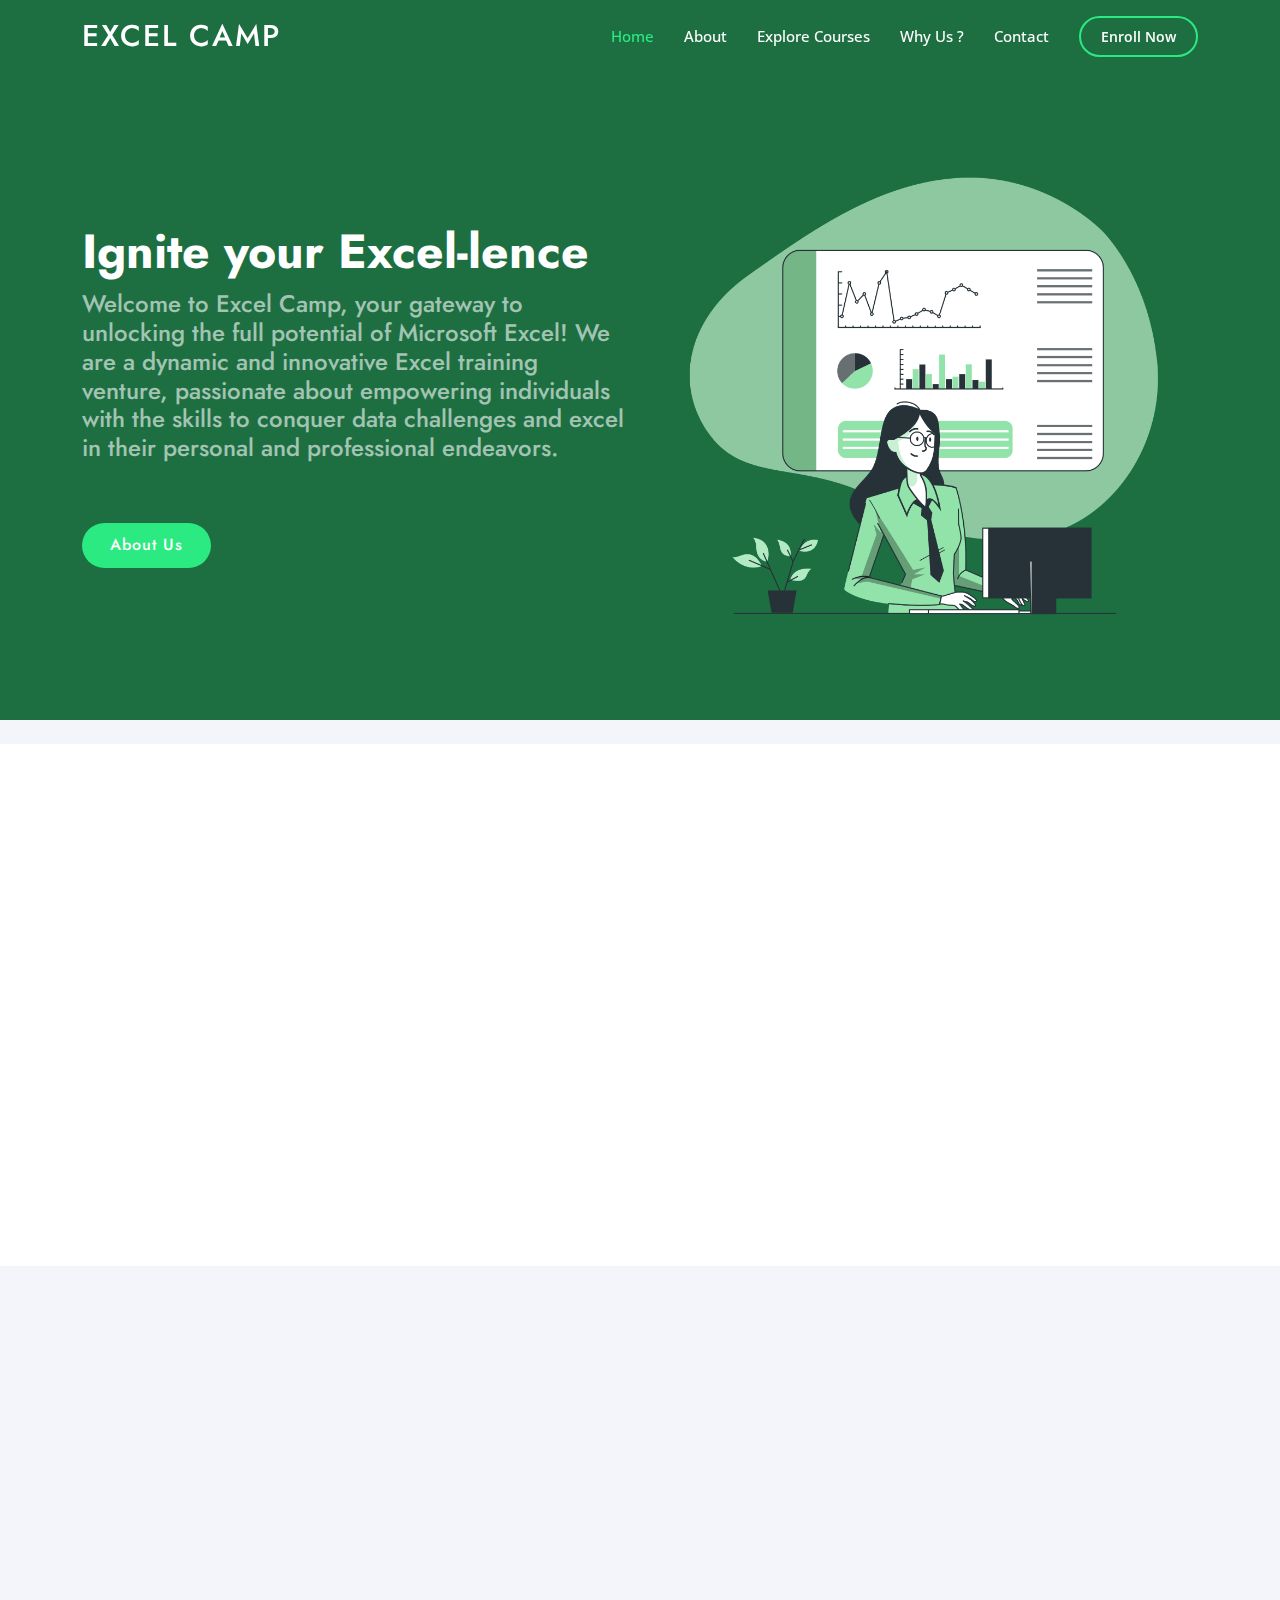
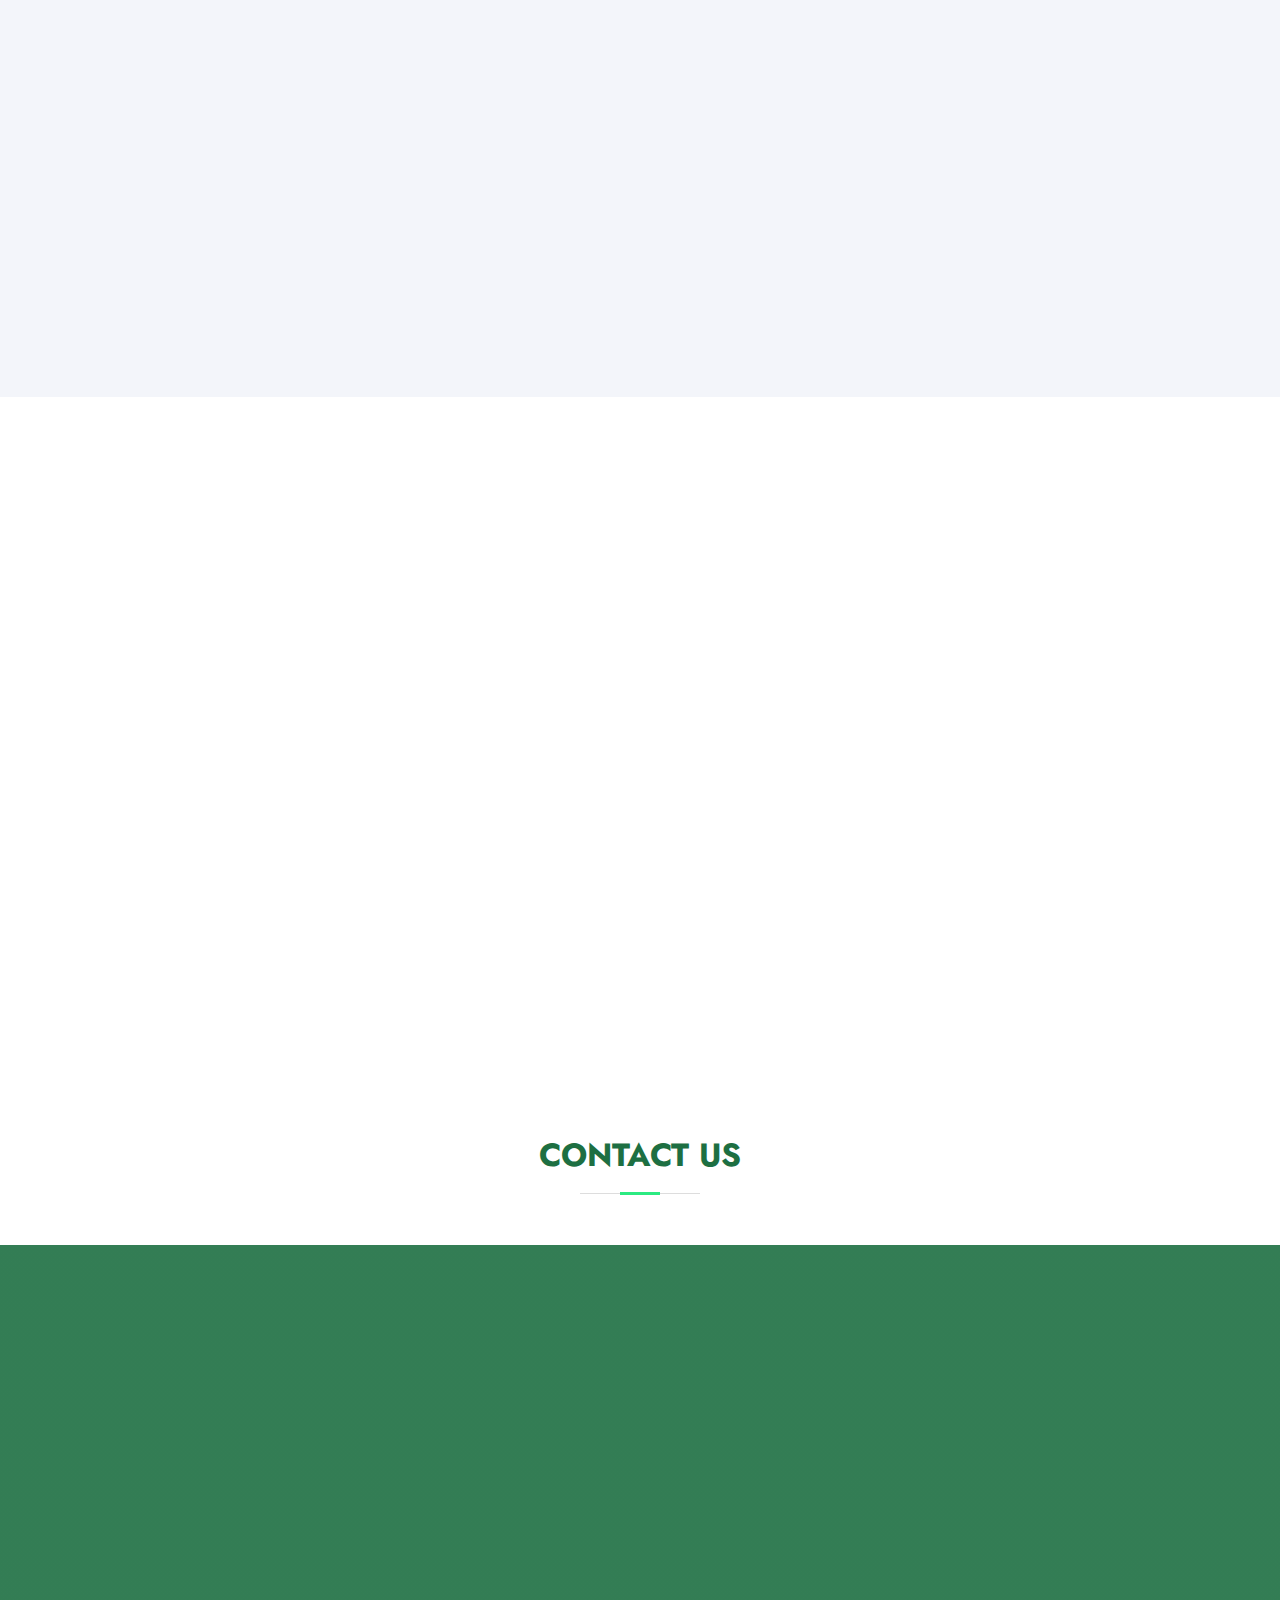
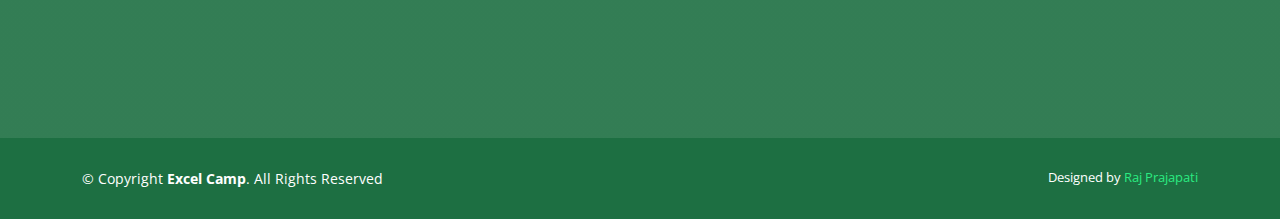
<file: index.html>
<!DOCTYPE html>
<html lang="en">

<head>
  <meta charset="utf-8">
  <meta content="width=device-width, initial-scale=1.0" name="viewport">

  <title>Excel Camp</title>
  <meta content="ignite your Excel-lence" name="description">
  <meta content="" name="keywords">

  <!-- Favicons -->
  <link href="Excel-icon.png" rel="icon">
  <link href="Excel-icon.png" rel="apple-touch-icon">

  <!-- Google Fonts -->
  <link href="https://fonts.googleapis.com/css?family=Open+Sans:300,300i,400,400i,600,600i,700,700i|Jost:300,300i,400,400i,500,500i,600,600i,700,700i|Poppins:300,300i,400,400i,500,500i,600,600i,700,700i" rel="stylesheet">

  <!-- Vendor CSS Files -->
  <link href="assets/vendor/aos/aos.css" rel="stylesheet">
  <link href="assets/vendor/bootstrap/css/bootstrap.min.css" rel="stylesheet">
  <link href="assets/vendor/bootstrap-icons/bootstrap-icons.css" rel="stylesheet">
  <link href="assets/vendor/boxicons/css/boxicons.min.css" rel="stylesheet">
  <link href="assets/vendor/glightbox/css/glightbox.min.css" rel="stylesheet">
  <link href="assets/vendor/remixicon/remixicon.css" rel="stylesheet">
  <link href="assets/vendor/swiper/swiper-bundle.min.css" rel="stylesheet">

  <!-- Template Main CSS File -->
  <link href="assets/css/style.css" rel="stylesheet">

  <!-- =======================================================
  * Template Name: Arsha
  * Updated: Jul 27 2023 with Bootstrap v5.3.1
  * Template URL: https://bootstrapmade.com/arsha-free-bootstrap-html-template-corporate/
  * Author: BootstrapMade.com
  * License: https://bootstrapmade.com/license/
  ======================================================== -->
</head>

<body>

  <!-- ======= Header ======= -->
  <header id="header" class="fixed-top ">
    <div class="container d-flex align-items-center">

      <h1 class="logo me-auto"><a href="index.html">Excel Camp</a></h1>

      <nav id="navbar" class="navbar">
        <ul>
          <li><a class="nav-link scrollto active" href="#hero">Home</a></li>
          <li><a class="nav-link scrollto" href="#about">About</a></li>
          <li><a class="nav-link scrollto" href="#services">Explore Courses</a></li>
          <li><a class="nav-link scrollto" href="#whyus">Why Us ?</a></li>

          <li><a class="nav-link scrollto" href="#ct">Contact</a></li>
          <li><a class="getstarted scrollto" href="https://forms.gle/DjrNPrd5HvMqgUj89">Enroll Now</a></li>
        </ul>
        <i class="bi bi-list mobile-nav-toggle"></i>
      </nav><!-- .navbar -->

    </div>
  </header><!-- End Header -->

  <!-- ======= Hero Section ======= -->
  <section id="hero" class="d-flex align-items-center">

    <div class="container">
      <div class="row">
        <div class="col-lg-6 d-flex flex-column justify-content-center pt-4 pt-lg-0 order-2 order-lg-1" data-aos="fade-up" data-aos-delay="200">
          <h1>Ignite your Excel-lence</h1>
          <h2>Welcome to Excel Camp, your gateway to unlocking the full potential of Microsoft Excel! We are a dynamic and innovative Excel training venture, passionate about empowering individuals with the skills to conquer data challenges and excel in their personal and professional endeavors.
          </h2>
          <div class="d-flex justify-content-center justify-content-lg-start">
            <a href="#about" class="btn-get-started   scrollto  ">About Us</a>
            
          </div>
        </div>
        <div class="col-lg-6  order-1 order-lg-2 hero-img" data-aos="zoom-in" data-aos-delay="200">
          <img src="Dashboard-bro.png" class="img-fluid animated" alt="">
        </div>
      </div>
    </div>

  </section><!-- End Hero -->

  <main id="main">

    <!-- ======= Clients Section ======= -->
    <section id="clients" class="clients section-bg">
      
    </section><!-- End Cliens Section -->

    <!-- ======= About Us Section ======= -->
    <section id="about" class="about">
      <div class="container" data-aos="fade-up">

        <div class="section-title">
          <h2>About Us</h2>
        </div>

        <div class="row content">
          <div class="col-lg-10">
            <p>
              At Excel Camp, our mission is to provide top-notch Excel education that goes beyond the basics. We strive to equip students, working professionals, and business enthusiasts with comprehensive Excel expertise, enabling them to harness data-driven insights and make impactful decisions. Our focus is not just on teaching Excel features but also on nurturing creativity, problem-solving, and critical thinking abilities that set our learners apart.
            </p>
            <ul>
               <h3>Courses we provide</h3>
              <li><i class="ri-check-double-line"></i> Excel for Absolute Beginners - Become Job ready 🧑‍💼.
              </li>
              <li><i class="ri-check-double-line"></i> Excel Formulas and Functions - Be Pro in Excel Formulas 🧑‍💻.</li>
              <li><i class="ri-check-double-line"></i> Excel for Data Analysis - Data Driven Decision Making with Excel 🤔.</li>
              <li><i class="ri-check-double-line"></i> Excel for Creativity and Productivity - Impress your Boss with Excel 🫠</li>
            </ul>
          </div>
        </div>

      </div>
    </section><!-- End About Us Section -->





    <!-- ======= Services Section ======= -->
    <section id="services" class="services section-bg">
      <div class="container" data-aos="fade-up">

        <div class="section-title">
          <h2>Explore Courses</h2>
          <p>We are a dynamic and innovative Excel training venture, passionate about empowering individuals with the skills to conquer data challenges and excel in their personal and professional endeavors.</p>
        </div>

        <div class="row">
          <div class="col-xl-3 col-md-6 d-flex align-items-stretch" data-aos="zoom-in" data-aos-delay="100">
            <div class="icon-box">
              <div class="icon"><i class="bx bxl-dribbble"></i></div>
              <h4><a href="">Excel for Absolute Beginners</a></h4>
              <ul>
                <li>Small batch size (15 max)</li>
                <li>From Beginner</li>
                <li>Career-focused</li>
                <li>Practical learning</li>
                <li>Community Access</li>
                <li>Job Assistance (Optional)</li>
                  
              </ul>
            <a href="./page1" class="position-absolute bottom-0 mb-3  rounded-pill  btn-get-started scrollto bg-primary p-2 text-white">Explore Details</a>

            </div>
          </div>

          <div class="col-xl-3 col-md-6 d-flex align-items-stretch mt-4 mt-md-0" data-aos="zoom-in" data-aos-delay="200">
            <div class="icon-box">
              <div class="icon"><i class="bx bx-file"></i></div>
              <h4><a href="">Excel Formulas and Functions</a></h4>
              <ul>
                <li>Small batch size (15 max)</li>
                <li>One-on-one option</li>
                <li>Career-focused</li>
                <li>Practical learning</li>
                <li>Problem Solving Exercises</li>
                <li>Syntax Knowledge</li>
                <li>Community Access</li>
              </ul>
            <a href="./page2" class="rounded-pill  btn-get-started scrollto bg-primary position-absolute bottom-0 mb-3 p-2 text-white">Explore Details</a>

            </div>
          </div>

          <div class="col-xl-3 col-md-6 d-flex align-items-stretch mt-4 mt-xl-0" data-aos="zoom-in" data-aos-delay="300">
            <div class="icon-box">
              <div class="icon"><i class="bx bx-tachometer"></i></div>
              <h4><a href="">Excel for Data Analysis </a></h4>
              <ul>
                <li>Small batch size (15 max)</li>
                <li>One-on-one option</li>
                <li>Career-focused</li>
                <li>Practical learning</li>
                <li>Community Access</li>
              </ul>
            <a href="./page-3" class=" rounded-pill  btn-get-started scrollto bg-primary  position-absolute bottom-0 mb-3 p-2 text-white">Explore Details</a>

            </div>
          </div>

          <div class="col-xl-3 col-md-6 d-flex align-items-stretch mt-4 mt-xl-0" data-aos="zoom-in" data-aos-delay="400">
            <div class="icon-box">
              <div class="icon"><i class="bx bx-layer"></i></div>
              <h4><a href="">Excel for Creativity and Productivity</a></h4>
              <ul>
                <li>Small batch size (15 max)</li>
                <li>One-on-one option</li>
                <li>Career-focused</li>
                <li>Live Classes</li>
                <li>Hands on projects</li>
                <li>Community Access</li>
              </ul>
            <a href="./page4" class="rounded-pill  btn-get-started scrollto bg-primary position-absolute bottom-0 mb-3  p-2 text-white s">Explore Details</a>

            </div>
          </div>

        </div>

      </div>
    </section><!-- End Services Section -->
    <!-- ======= About Us Section ======= -->
    <section id="whyus" class="about">
      <div class="container" data-aos="fade-up">

        <div class="section-title">
          <h2>Why Us ?</h2>
        </div>

        <div class="row content">
          <div class="col-lg-10">
            <p>
              Hello aspiring Excel enthusiasts! I am Mohit, your experienced mentor and Excel extraordinaire. With a proven record of achievements, from empowering schools with seamless data management to revolutionizing business analytics, I'm here to share my Excel expertise with you. Join Excel Camp Today!, and together, we'll unlock the full potential of Excel to elevate your career and achieve extraordinary success! Let's excel together!
            </p>
            <h5>Mohit Parmar</h5>
            <h5>Mentor & Founder</h5>
            <h5>Excel Camp</h5>
            <ul>
               <h3 class="mt-5">Achievements</h3>
              <li><i class="ri-check-double-line"></i> Assisted 15+ schools, managing data for 18k+ students

              </li>
              <li><i class="ri-check-double-line"></i>Automated complex tasks for India's leading cash management company </li>
              <li><i class="ri-check-double-line"></i>Developed interactive dashboards for diverse businesses
              </li>
              <li><i class="ri-check-double-line"></i> Collaborated with a former VP from McKinsey on data-driven solutions</li>
              <li><i class="ri-check-double-line"></i>Trained 100+ professionals across 7+ domains
              </li>
            </ul>
          </div>
        </div>

      </div>
    </section><!-- End About Us Section -->
    <!-- ======= Cta Section ======= -->
    <div id="ct" class="section-title mt-5">
      <h2>Contact  Us</h2>
    </div>
    <section id="cta" class="cta">
      <div class="container" data-aos="zoom-in">

        <div class="row">
          
          <div class="col-lg-9 text-center text-lg-start">
            <div class="col-lg-3 col-md-6 footer-contact">
              <h3>Excel Camp</h3>
              
              <p class="p-2">
               
                <strong>Phone:</strong> 8463050748<br> <br>
                
                <strong >Email:</strong>excelcampcourse@gmail.com<br> <br>
                <a href = "mailto:excelcampcourse@gmail.com">
                  Click here to mail
                  </a>
                
                <br>
         <br>
                    
                      <a href="https://www.instagram.com/excel_camp_/" target="_blank" class="instagram"><i class="fs-3 bx bxl-instagram p-1"></i></a>
                      <a  target="_blank" href="https://www.linkedin.com/company/97886734/admin/feed/posts/?feedType=following
                      " class="linkedin"><i class="fs-3 bx bxl-linkedin p-1"></i></a>
              
                 
              </p>
            </div>
            
           
          </div>
          <div class="col-lg-3 cta-btn-container text-center">
          <a class="cta-btn align-middle" href="https://docs.google.com/forms/d/e/1FAIpQLSe_f_jGlL2LUyZ-R8PvDCJ2s6_K6S5UvEisUDld1poPJEDfdg/viewform">Schedule a Call</a>
           
          </div>
        </div>

      </div>
    </section><!-- End Cta Section -->

  <!-- ======= Footer ======= -->
  <footer id="footer">

   

    
    <div class="container footer-bottom clearfix">
      <div class="copyright">
        &copy; Copyright <strong><span>Excel Camp</span></strong>. All Rights Reserved
      </div>
      <div class="credits">
        <!-- All the links in the footer should remain intact. -->
        <!-- You can delete the links only if you purchased the pro version. -->
        <!-- Licensing information: https://bootstrapmade.com/license/ -->
        <!-- Purchase the pro version with working PHP/AJAX contact form: https://bootstrapmade.com/arsha-free-bootstrap-html-template-corporate/ -->
        Designed by <a href="https://www.linkedin.com/in/raj-prajapati0001/">Raj Prajapati</a>
      </div>
    </div>
  </footer><!-- End Footer -->

  <div id="preloader"></div>
  <a href="#" class="back-to-top d-flex align-items-center justify-content-center"><i class="bi bi-arrow-up-short"></i></a>

  <!-- Vendor JS Files -->
  <script src="assets/vendor/aos/aos.js"></script>
  <script src="assets/vendor/bootstrap/js/bootstrap.bundle.min.js"></script>
  <script src="assets/vendor/glightbox/js/glightbox.min.js"></script>
  <script src="assets/vendor/isotope-layout/isotope.pkgd.min.js"></script>
  <script src="assets/vendor/swiper/swiper-bundle.min.js"></script>
  <script src="assets/vendor/waypoints/noframework.waypoints.js"></script>
  <script src="assets/vendor/php-email-form/validate.js"></script>

  <!-- Template Main JS File -->
  <script src="assets/js/main.js"></script>

</body>

</html>
</file>
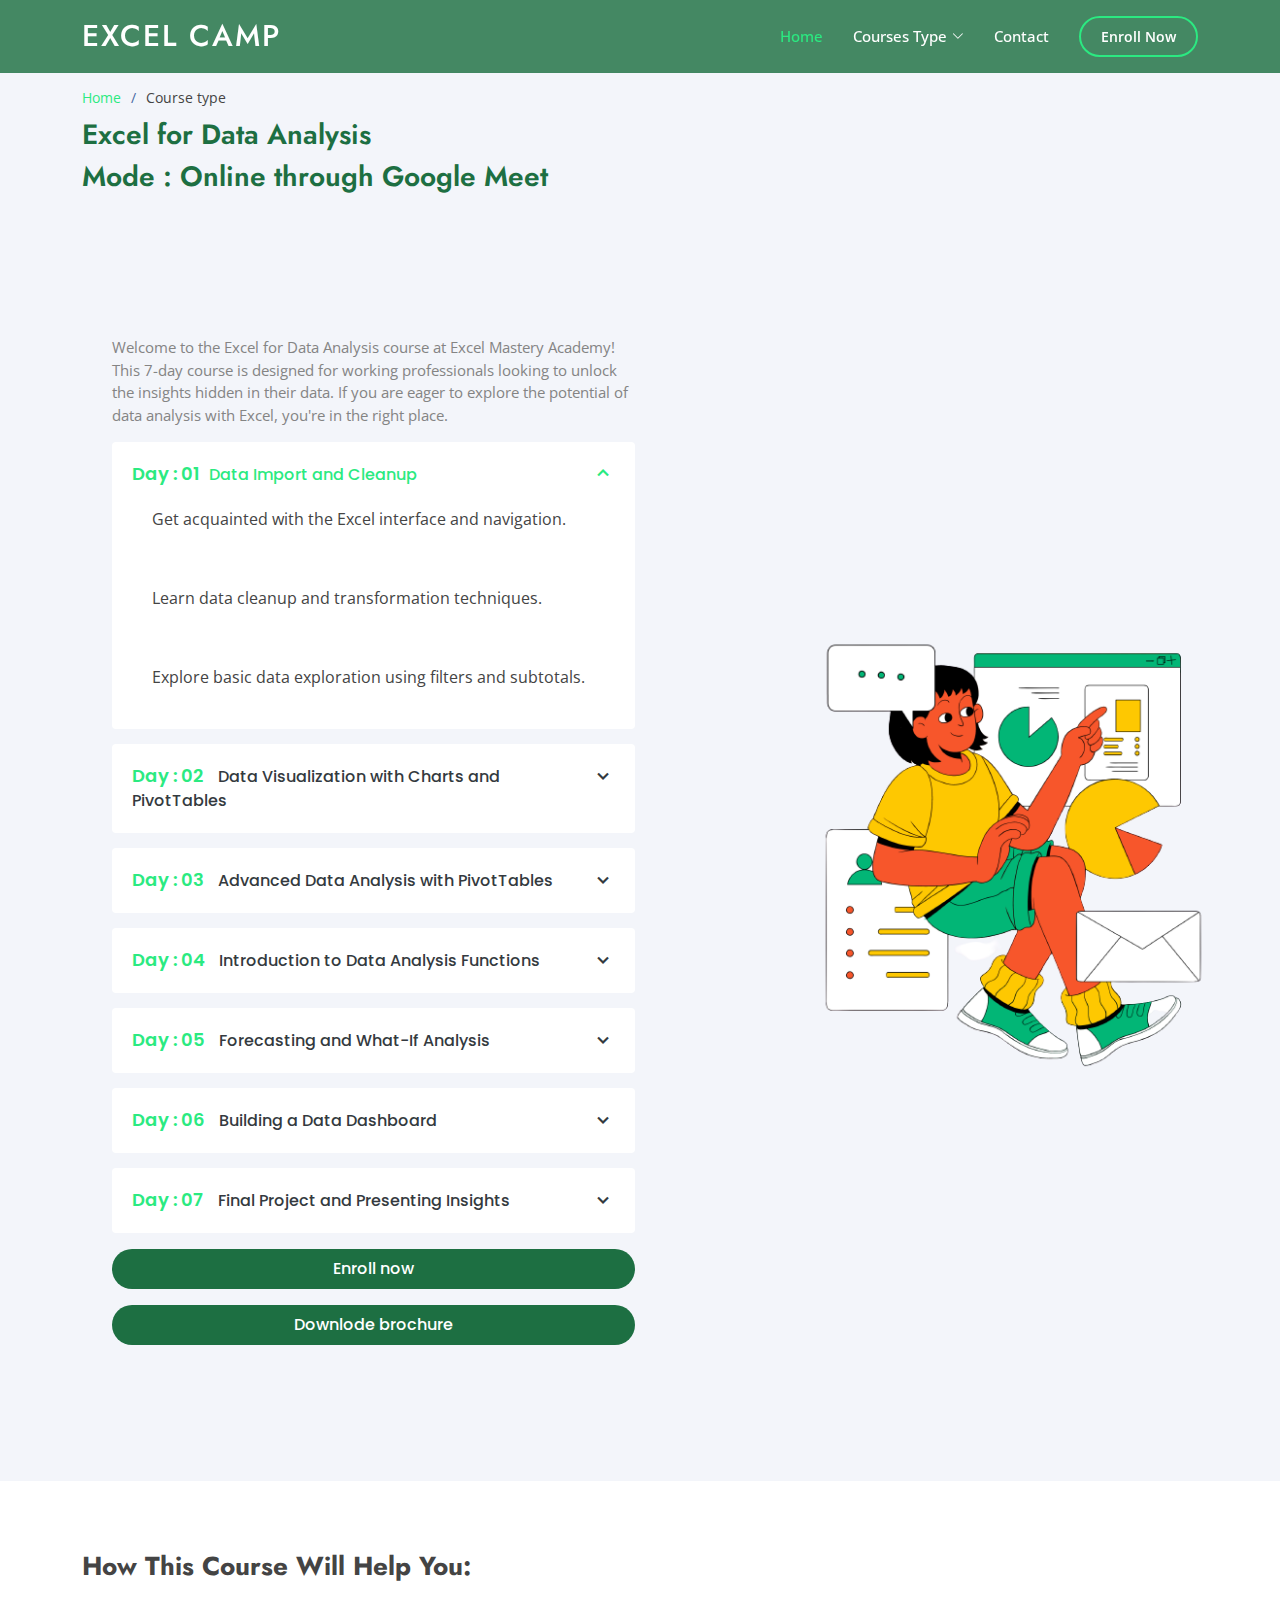
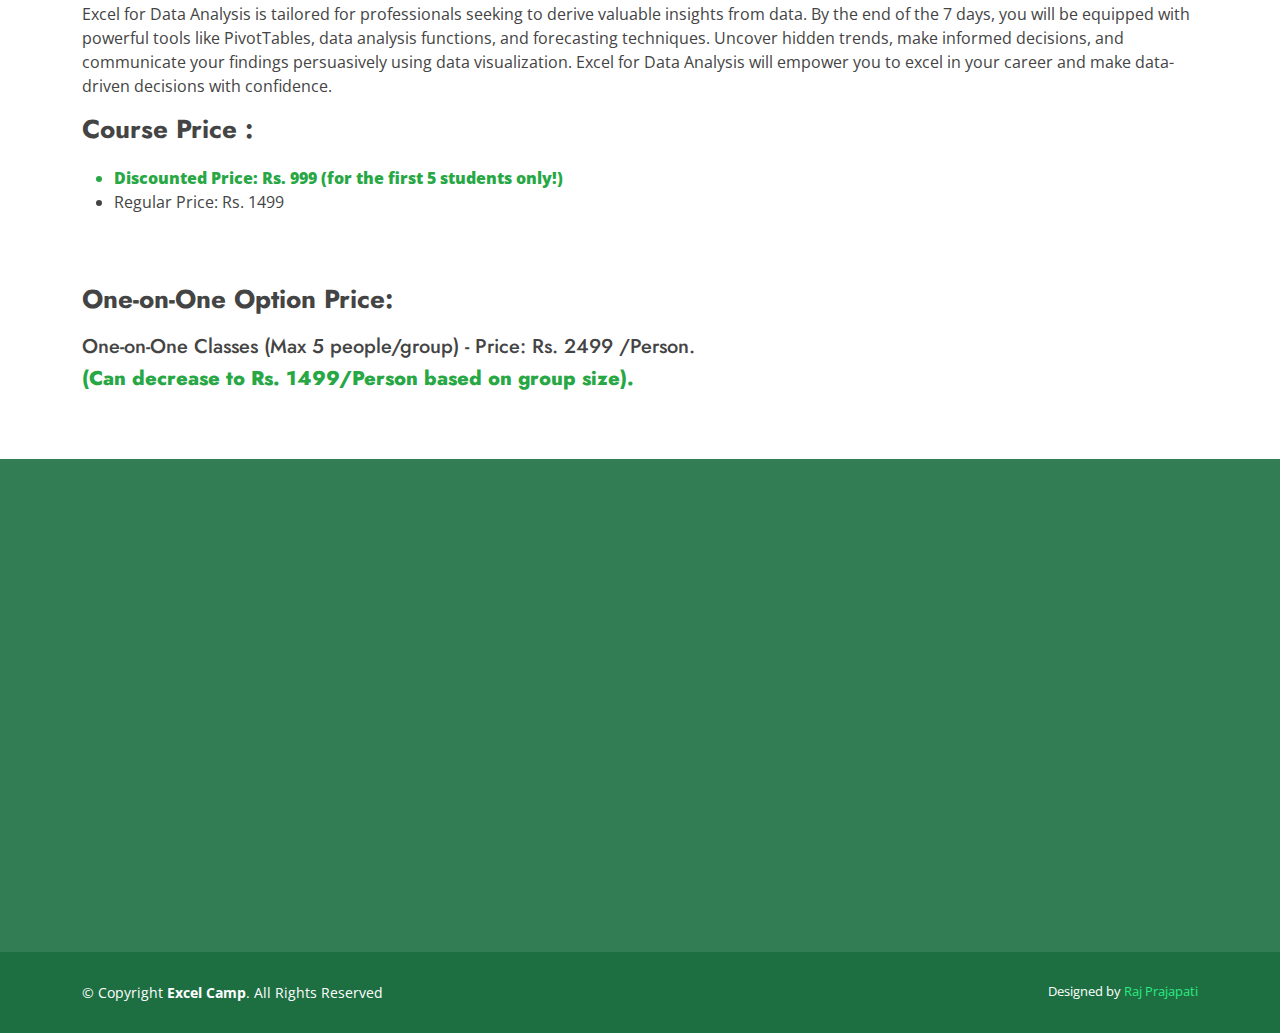
<file: page-3.html>
<!DOCTYPE html>
<html lang="en">

<head>
  <meta charset="utf-8">
  <meta content="width=device-width, initial-scale=1.0" name="viewport">

  <title>Excel Camp</title>
  <meta content="ignite your Excel-lence" name="description">
  <meta content="" name="keywords">

  <!-- Favicons -->
  <link href="Excel-icon.png" rel="icon">
  <link href="assets/img/apple-touch-icon.png" rel="apple-touch-icon">

  <!-- Google Fonts -->
  <link href="https://fonts.googleapis.com/css?family=Open+Sans:300,300i,400,400i,600,600i,700,700i|Jost:300,300i,400,400i,500,500i,600,600i,700,700i|Poppins:300,300i,400,400i,500,500i,600,600i,700,700i" rel="stylesheet">

  <!-- Vendor CSS Files -->
  <link href="assets/vendor/aos/aos.css" rel="stylesheet">
  <link href="assets/vendor/bootstrap/css/bootstrap.min.css" rel="stylesheet">
  <link href="assets/vendor/bootstrap-icons/bootstrap-icons.css" rel="stylesheet">
  <link href="assets/vendor/boxicons/css/boxicons.min.css" rel="stylesheet">
  <link href="assets/vendor/glightbox/css/glightbox.min.css" rel="stylesheet">
  <link href="assets/vendor/remixicon/remixicon.css" rel="stylesheet">
  <link href="assets/vendor/swiper/swiper-bundle.min.css" rel="stylesheet">

  <!-- Template Main CSS File -->
  <link href="assets/css/style.css" rel="stylesheet">

  <!-- =======================================================
  * Template Name: Arsha
  * Updated: Jul 27 2023 with Bootstrap v5.3.1
  * Template URL: https://bootstrapmade.com/arsha-free-bootstrap-html-template-corporate/
  * Author: BootstrapMade.com
  * License: https://bootstrapmade.com/license/
  ======================================================== -->
</head>

<body>

  <!-- ======= Header ======= -->
  <header id="header" class="fixed-top header-inner-pages">
    <div class="container d-flex align-items-center">

      <h1 class="logo me-auto"><a href="index.html">Excel Camp</a></h1>
      <!-- Uncomment below if you prefer to use an image logo -->
      <!-- <a href="index.html" class="logo me-auto"><img src="assets/img/logo.png" alt="" class="img-fluid"></a>-->

      <nav id="navbar" class="navbar">
        <ul>
          <li><a class="nav-link scrollto active" href="/index.html">Home</a></li>
          <li class="dropdown"><a href="#"><span>Courses Type</span> <i class="bi bi-chevron-down"></i></a>
            <ul>
              <li><a href="./page1.html">Excel for absolute beginner</a></li>
              <li><a href="./page2.html">Excel formulas and functions</a></li>
              <li><a href="./page-3.html">Excel for data analysis</a></li>
              <li><a href="./page4.html">Excel for creativity and productivity</a></li>
             
            </ul>
          </li>
          <li><a class="nav-link scrollto" href="#cta">Contact</a></li>
          <li><a class="getstarted scrollto" href="#about">Enroll Now</a></li>
        </ul>
        <i class="bi bi-list mobile-nav-toggle"></i>
      </nav><!-- .navbar -->

    </div>
  </header><!-- End Header -->

  <main id="main">

    <!-- ======= Breadcrumbs ======= -->
    <section id="breadcrumbs" class="breadcrumbs">
      <div class="container">

        <ol>
          <li><a href="index.html">Home</a></li>
          <li>Course type</li>
        </ol>
        <h2>Excel for Data Analysis
            </h2>
        <h2> Mode : Online through Google Meet</h2>


      </div>
    </section><!-- End Breadcrumbs -->
        <!-- ======= Why Us Section ======= -->
        <section id="why-us" class="why-us section-bg">
          <div class="container-fluid" data-aos="fade-up">
    
            <div class="row">
    
              <div class="col-lg-7 d-flex flex-column justify-content-center align-items-stretch  order-2 order-lg-1">
    
                <div class="content">
                  <p>
                    Welcome to the Excel for Data Analysis course at Excel Mastery Academy! This 7-day course is designed for working professionals looking to unlock the insights hidden in their data. If you are eager to explore the potential of data analysis with Excel, you're in the right place.
                  </p>
                </div>
    
                <div class="accordion-list">
                  <ul>
                    <li>
                      <a data-bs-toggle="collapse" class="collapse" data-bs-target="#accordion-list-1"><span>Day : 01</span>Data Import and Cleanup<i class="bx bx-chevron-down icon-show"></i><i class="bx bx-chevron-up icon-close"></i></a>
                      <div id="accordion-list-1" class="collapse show" data-bs-parent=".accordion-list">
                        <ul>
                          <li>
                            Get acquainted with the Excel interface and navigation.
                          </li>
                          <li>
                            Learn data cleanup and transformation techniques.

                          </li>
                          <li>
                            Explore basic data exploration using filters and subtotals.
                          </li>
                        </ul>
                      </div>
                    </li>
    
                    <li>
                      <a data-bs-toggle="collapse" data-bs-target="#accordion-list-2" class="collapsed"><span>Day : 02</span> Data Visualization with Charts and PivotTables <i class="bx bx-chevron-down icon-show"></i><i class="bx bx-chevron-up icon-close"></i></a>
                      <div id="accordion-list-2" class="collapse" data-bs-parent=".accordion-list">
                        <ul>
                          <li>
                            Create and customize charts for data visualization.
                          </li>
                          <li>
                            Enhance charts with titles, labels, and formatting.
                          </li>
                          <li>
                            Enroll Now with PivotTables for dynamic data analysis.
                          </li>
                        </ul>
                      </div>
                    </li>
                    <li>
                      <a data-bs-toggle="collapse" data-bs-target="#accordion-list-3" class="collapsed"><span>Day : 03
                        
                      </span>  Advanced Data Analysis with PivotTables
                      <i class="bx bx-chevron-down icon-show"></i><i class="bx bx-chevron-up icon-close"></i></a>
                      <div id="accordion-list-3" class="collapse" data-bs-parent=".accordion-list">
                        <ul>
                          <li>
                            Group, filter, and sort data efficiently in PivotTables.

                          </li>
                          <li>
                            Introduce calculated fields and measures for deeper insights.

                          </li>
                          <li>
                            Visualize data dynamically with PivotCharts and Slicers.

                          </li>
                        </ul>
                      </div>
                    </li>
                    <li>
                      <a data-bs-toggle="collapse" data-bs-target="#accordion-list-4" class="collapsed"><span>Day : 04</span>
                        Introduction to Data Analysis Functions
                        <i class="bx bx-chevron-down icon-show"></i><i class="bx bx-chevron-up icon-close"></i></a>
                      <div id="accordion-list-4" class="collapse" data-bs-parent=".accordion-list">
                        <ul>
                          <li>
                            Harness the power of SUMIFS, AVERAGEIFS, COUNTIFS for conditional data analysis.                            

                          </li>
                          <li>
                            Utilize advanced filtering techniques to uncover specific insights.
                          </li>
                          <li>
                            Apply scenarios and What-If analysis to forecast data.

                          </li>
                        </ul>
                      </div>
                    </li>
                    <li>
                      <a data-bs-toggle="collapse" data-bs-target="#accordion-list-5" class="collapsed"><span>Day : 05</span> Forecasting and What-If Analysis
                        <i class="bx bx-chevron-down icon-show"></i><i class="bx bx-chevron-up icon-close"></i></a>
                      <div id="accordion-list-5" class="collapse" data-bs-parent=".accordion-list">
                        <ul>
                          <li>
                            Solve optimization problems with Excel Solver.
                          <li>
                            Analyze trends and predictions using data analysis tools.
                          </li>
                          <li>
                            Leverage Regression and Correlation for deeper insights.
                          </li>
                        </ul>
                      </div>
                    </li>
                    <li>
                      <a data-bs-toggle="collapse" data-bs-target="#accordion-list-6" class="collapsed"><span>Day : 06</span> Building a Data Dashboard
                        <i class="bx bx-chevron-down icon-show"></i><i class="bx bx-chevron-up icon-close"></i></a>
                      <div id="accordion-list-6" class="collapse" data-bs-parent=".accordion-list">
                        <ul>
                          <li>
                            Combine charts, PivotTables, and Slicers to build interactive data dashboards.

                          </li>
                          <li>
                            Design visually appealing and informative data presentations.


                          </li>
                          <li>
                            Showcase your analytical skills through a practical data dashboard project.

                          </li>
                        </ul>
                      </div>
                    </li>
                    <li>
                      <a data-bs-toggle="collapse" data-bs-target="#accordion-list-7" class="collapsed"><span>Day : 07</span>  Final Project and Presenting Insights
                        <i class="bx bx-chevron-down icon-show"></i><i class="bx bx-chevron-up icon-close"></i></a>
                      <div id="accordion-list-7" class="collapse" data-bs-parent=".accordion-list">
                        <ul>
                          <li>
                            Present your insights effectively with data visualization.

                          </li>
                          <li>
                            Recap and review essential data analysis techniques.
                          </li>
                          <li>
                            Demonstrate your newfound expertise through a final data analysis project.
                          </li>
                        </ul>
                      </div>
                    </li>
    
                  
                  </ul>
                   <a href="https://forms.gle/DjrNPrd5HvMqgUj89" class="rounded-pill  btn-get-started scrollto bg-primary  mb-3 p-2 text-center text-white">Enroll now</a>
 <a href="brochure.pdf"  download="brochure" class="rounded-pill  btn-get-started scrollto bg-primary  mb-3 p-2 text-center text-white">Downlode brochure</a>                </div>
    
              </div>
    
              <div class="col-lg-5 align-items-stretch order-1 order-lg-2 img" style='background-image: url("./7-removebg-preview.png");' data-aos="zoom-in" data-aos-delay="150">&nbsp;</div>
            </div>
    
          </div>
        </section><!-- End Why Us Section -->

    <!-- ======= Portfolio Details Section ======= -->
    <section id="portfolio-details" class="portfolio-details">
      <div class="container">

        <div class="row gy-4">

      
          
            <div class="portfolio-description">
              <h2>How This Course Will Help You:</h2>
              <p>
                Excel for Data Analysis is tailored for professionals seeking to derive valuable insights from data. By the end of the 7 days, you will be equipped with powerful tools like PivotTables, data analysis functions, and forecasting techniques. Uncover hidden trends, make informed decisions, and communicate your findings persuasively using data visualization. Excel for Data Analysis will empower you to excel in your career and make data-driven decisions with confidence.
              </p>
              <h2>Course Price :</h2>
              <p>
                <ul>
                  <li class="discount">
                    Discounted Price: Rs. 999 (for the first 5 students only!)
                  </li>
                  <li>
                    Regular Price: Rs. 1499
                  </li>
                </ul>
              </p>
            </div>
            <div class="portfolio-description">
              
              <h2>One-on-One Option Price:</h2>
              <h5>
                One-on-One Classes (Max 5 people/group) - Price: Rs. 2499 /Person.
              </h5>
              <h5 class="discount">
                (Can decrease to Rs. 1499/Person based on group size).
              </h5>
              
            </div>
          </div>

        </div>

      </div>
    </section><!-- End Portfolio Details Section -->

  </main><!-- End #main -->

  <!-- ======= Footer ======= -->
 
  <section id="cta" class="cta">
    <div class="container" data-aos="zoom-in">

      <div class="row">
        
        <div class="col-lg-9 text-center text-lg-start">
          <div class="col-lg-3 col-md-6 footer-contact">
            <h3>Excel Camp</h3>
            
            <p class="p-2">
             
              <strong>Phone:</strong> 8463050748<br> <br>
              
              <strong >Email:</strong>excelcampcourse@gmail.com<br> <br>
              <a href = "mailto:excelcampcourse@gmail.com">
                Click here to mail
                </a>
              
              <br>
       <br>
                  
                    <a href="https://www.instagram.com/excel_camp_/" target="_blank" class="instagram"><i class="fs-3 bx bxl-instagram p-1"></i></a>
                    <a  target="_blank" href="https://www.linkedin.com/company/97886734/admin/feed/posts/?feedType=following
                    " class="linkedin"><i class="fs-3 bx bxl-linkedin p-1"></i></a>
            
               
            </p>
          </div>
          
         
        </div>
        <div class="col-lg-3 cta-btn-container text-center">
        <a class="cta-btn align-middle" href="https://docs.google.com/forms/d/e/1FAIpQLSe_f_jGlL2LUyZ-R8PvDCJ2s6_K6S5UvEisUDld1poPJEDfdg/viewform">Schedule a Call</a>
         
        </div>
      </div>

    </div>
  </section><!-- End Cta Section -->
  <!-- ======= Footer ======= -->
  <footer id="footer">
    <div class="container footer-bottom clearfix">
      <div class="copyright">
        &copy; Copyright <strong><span>Excel Camp</span></strong>. All Rights Reserved
      </div>
      <div class="credits">
        <!-- All the links in the footer should remain intact. -->
        <!-- You can delete the links only if you purchased the pro version. -->
        <!-- Licensing information: https://bootstrapmade.com/license/ -->
        <!-- Purchase the pro version with working PHP/AJAX contact form: https://bootstrapmade.com/arsha-free-bootstrap-html-template-corporate/ -->
        Designed by <a href="https://www.linkedin.com/in/raj-prajapati0001/">Raj Prajapati</a>
      </div>
    </div>
  </footer><!-- End Footer -->

  <div id="preloader"></div>
  <a href="#" class="back-to-top d-flex align-items-center justify-content-center"><i class="bi bi-arrow-up-short"></i></a>

  <!-- Vendor JS Files -->
  <script src="assets/vendor/aos/aos.js"></script>
  <script src="assets/vendor/bootstrap/js/bootstrap.bundle.min.js"></script>
  <script src="assets/vendor/glightbox/js/glightbox.min.js"></script>
  <script src="assets/vendor/isotope-layout/isotope.pkgd.min.js"></script>
  <script src="assets/vendor/swiper/swiper-bundle.min.js"></script>
  <script src="assets/vendor/waypoints/noframework.waypoints.js"></script>
  <script src="assets/vendor/php-email-form/validate.js"></script>

  <!-- Template Main JS File -->
  <script src="assets/js/main.js"></script>

</body>

</html>
</file>
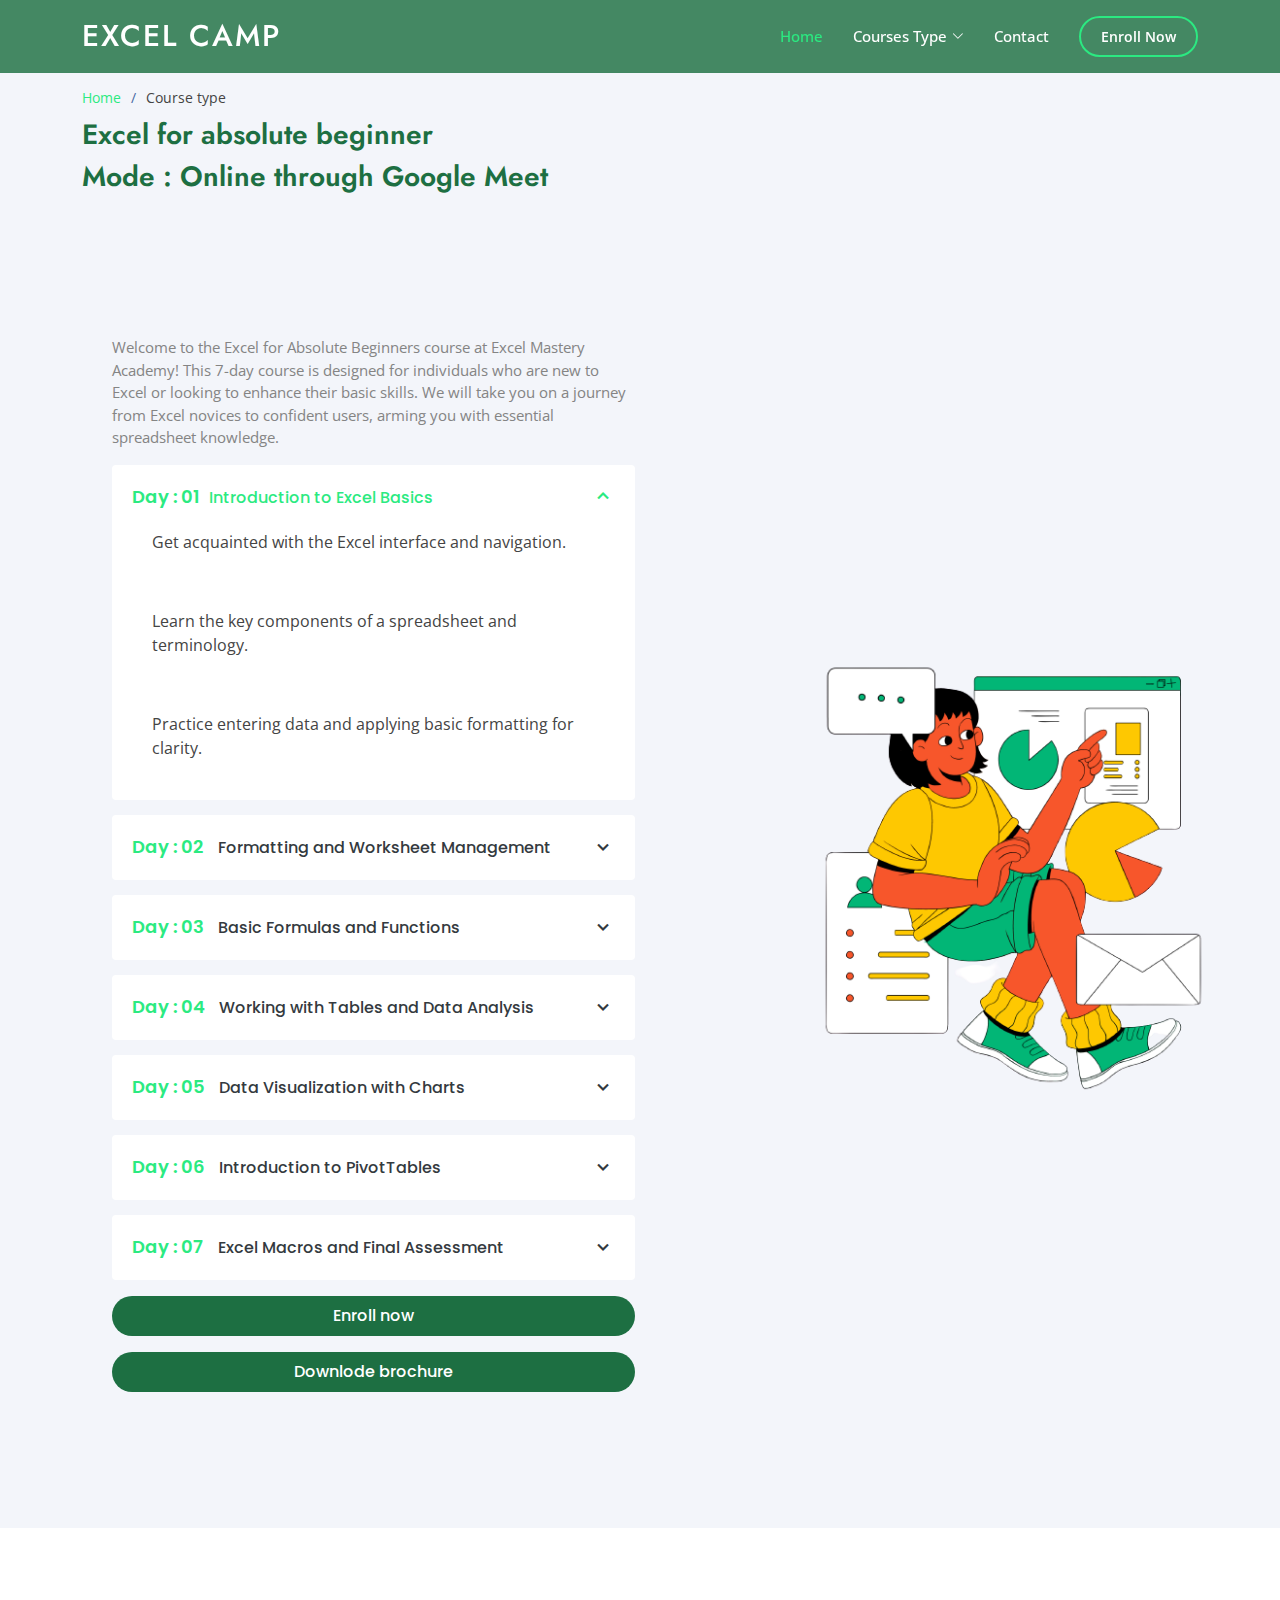
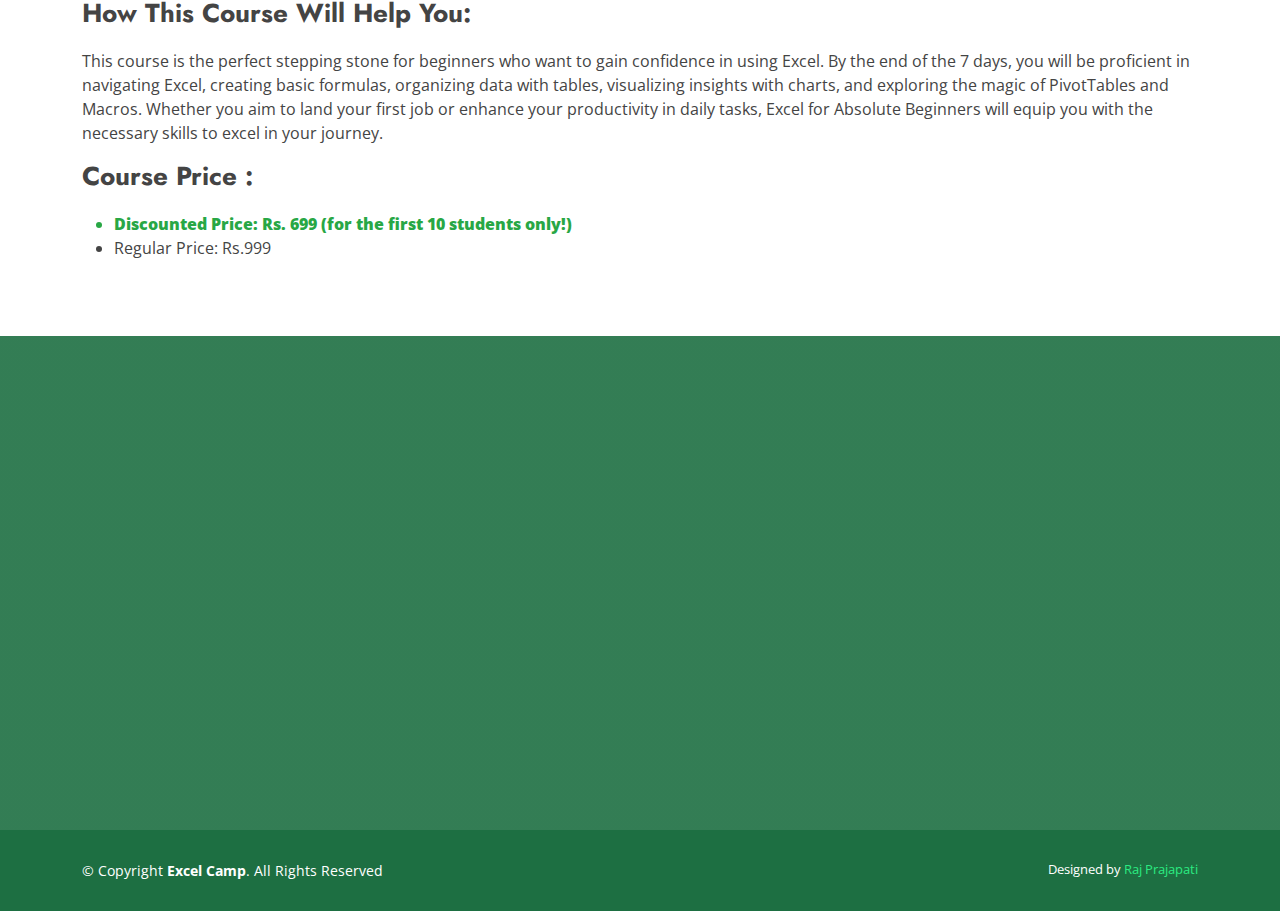
<file: page1.html>
<!DOCTYPE html>
<html lang="en">

<head>
  <meta charset="utf-8">
  <meta content="width=device-width, initial-scale=1.0" name="viewport">

  <title>Excel Camp</title>
  <meta content="ignite your Excel-lence" name="description">
  <meta content="" name="keywords">

  <!-- Favicons -->
  <link href="Excel-icon.png" rel="icon">
  <link href="assets/img/apple-touch-icon.png" rel="apple-touch-icon">

  <!-- Google Fonts -->
  <link href="https://fonts.googleapis.com/css?family=Open+Sans:300,300i,400,400i,600,600i,700,700i|Jost:300,300i,400,400i,500,500i,600,600i,700,700i|Poppins:300,300i,400,400i,500,500i,600,600i,700,700i" rel="stylesheet">

  <!-- Vendor CSS Files -->
  <link href="assets/vendor/aos/aos.css" rel="stylesheet">
  <link href="assets/vendor/bootstrap/css/bootstrap.min.css" rel="stylesheet">
  <link href="assets/vendor/bootstrap-icons/bootstrap-icons.css" rel="stylesheet">
  <link href="assets/vendor/boxicons/css/boxicons.min.css" rel="stylesheet">
  <link href="assets/vendor/glightbox/css/glightbox.min.css" rel="stylesheet">
  <link href="assets/vendor/remixicon/remixicon.css" rel="stylesheet">
  <link href="assets/vendor/swiper/swiper-bundle.min.css" rel="stylesheet">

  <!-- Template Main CSS File -->
  <link href="assets/css/style.css" rel="stylesheet">

  <!-- =======================================================
  * Template Name: Arsha
  * Updated: Jul 27 2023 with Bootstrap v5.3.1
  * Template URL: https://bootstrapmade.com/arsha-free-bootstrap-html-template-corporate/
  * Author: BootstrapMade.com
  * License: https://bootstrapmade.com/license/
  ======================================================== -->
</head>

<body>

  <!-- ======= Header ======= -->
  <header id="header" class="fixed-top header-inner-pages">
    <div class="container d-flex align-items-center">

      <h1 class="logo me-auto"><a href="index.html">Excel Camp</a></h1>
      <!-- Uncomment below if you prefer to use an image logo -->
      <!-- <a href="index.html" class="logo me-auto"><img src="assets/img/logo.png" alt="" class="img-fluid"></a>-->

      <nav id="navbar" class="navbar">
        <ul>
          <li><a class="nav-link scrollto active" href="/index.html">Home</a></li>
          <li class="dropdown"><a href="#"><span>Courses Type</span> <i class="bi bi-chevron-down"></i></a>
            <ul>
              <li><a href="./page1.html">Excel for absolute beginner</a></li>
              <li><a href="./page2.html">Excel formulas and functions</a></li>
              <li><a href="./page-3.html">Excel for data analysis</a></li>
              <li><a href="./page4.html">Excel for creativity and productivity</a></li>
             
            </ul>
          </li>
          <li><a class="nav-link scrollto" href="#cta">Contact</a></li>
          <li><a class="getstarted scrollto" href="#about">Enroll Now</a></li>
        </ul>
        <i class="bi bi-list mobile-nav-toggle"></i>
      </nav><!-- .navbar -->

    </div>
  </header><!-- End Header -->

  <main id="main">

    <!-- ======= Breadcrumbs ======= -->
    <section id="breadcrumbs" class="breadcrumbs">
      <div class="container">

        <ol>
          <li><a href="index.html">Home</a></li>
          <li>Course type</li>
        </ol>
        <h2>Excel for absolute beginner</h2>
        <h2> Mode : Online through Google Meet</h2>

      </div>
    </section><!-- End Breadcrumbs -->
        <!-- ======= Why Us Section ======= -->
        <section id="why-us" class="why-us section-bg">
          <div class="container-fluid" data-aos="fade-up">
    
            <div class="row">
    
              <div class="col-lg-7 d-flex flex-column justify-content-center align-items-stretch  order-2 order-lg-1">
    
                <div class="content">
                  <p>
                    Welcome to the Excel for Absolute Beginners course at Excel Mastery Academy! This 7-day course is designed for individuals who are new to Excel or looking to enhance their basic skills. We will take you on a journey from Excel novices to confident users, arming you with essential spreadsheet knowledge.
                  </p>
                </div>
    
                <div class="accordion-list">
                  <ul>
                    <li>
                      <a data-bs-toggle="collapse" class="collapse" data-bs-target="#accordion-list-1"><span>Day : 01</span>Introduction to Excel Basics  <i class="bx bx-chevron-down icon-show"></i><i class="bx bx-chevron-up icon-close"></i></a>
                      <div id="accordion-list-1" class="collapse show" data-bs-parent=".accordion-list">
                        <ul>
                          <li>
                            Get acquainted with the Excel interface and navigation.
                          </li>
                          <li>
                            Learn the key components of a spreadsheet and terminology.
                          </li>
                          <li>
                            Practice entering data and applying basic formatting for clarity.
                          </li>
                        </ul>
                      </div>
                    </li>
    
                    <li>
                      <a data-bs-toggle="collapse" data-bs-target="#accordion-list-2" class="collapsed"><span>Day : 02</span> Formatting and Worksheet Management <i class="bx bx-chevron-down icon-show"></i><i class="bx bx-chevron-up icon-close"></i></a>
                      <div id="accordion-list-2" class="collapse" data-bs-parent=".accordion-list">
                        <ul>
                          <li>
                            Get acquainted with the Excel interface and navigation.
                          </li>
                          <li>
                            Learn the key components of a spreadsheet and terminology.
                          </li>
                          <li>
                            Practice entering data and applying basic formatting for clarity.
                          </li>
                        </ul>
                      </div>
                    </li>
                    <li>
                      <a data-bs-toggle="collapse" data-bs-target="#accordion-list-3" class="collapsed"><span>Day : 03
                        
                      </span>  Basic Formulas and Functions<i class="bx bx-chevron-down icon-show"></i><i class="bx bx-chevron-up icon-close"></i></a>
                      <div id="accordion-list-3" class="collapse" data-bs-parent=".accordion-list">
                        <ul>
                          <li>
                            Familiarize yourself with basic arithmetic operations using formulas
                          </li>
                          <li>
                            Understand the power of Excel functions, such as SUM, AVERAGE, and COUNT.
                          </li>
                          <li>
                            Use AutoFill to save time by replicating formulas across cells.
                          </li>
                        </ul>
                      </div>
                    </li>
                    <li>
                      <a data-bs-toggle="collapse" data-bs-target="#accordion-list-4" class="collapsed"><span>Day : 04</span>
                        Working with Tables and Data Analysis
                        <i class="bx bx-chevron-down icon-show"></i><i class="bx bx-chevron-up icon-close"></i></a>
                      <div id="accordion-list-4" class="collapse" data-bs-parent=".accordion-list">
                        <ul>
                          <li>
                            Create structured tables for organized data management.

                          </li>
                          <li>
                            Sort and filter data to analyze information effectively.
                          </li>
                          <li>
                            Practice entering data and applying basic formatting for clarity.
                          </li>
                        </ul>
                      </div>
                    </li>
                    <li>
                      <a data-bs-toggle="collapse" data-bs-target="#accordion-list-5" class="collapsed"><span>Day : 05</span> Data Visualization with Charts<i class="bx bx-chevron-down icon-show"></i><i class="bx bx-chevron-up icon-close"></i></a>
                      <div id="accordion-list-5" class="collapse" data-bs-parent=".accordion-list">
                        <ul>
                          <li>
                            Learn to create various chart types (bar, line, pie) for data representation.
                          <li>
                            Add chart elements like titles, legends, and data labels for clarity.
                          </li>
                          <li>
                            Explore the art of visualizing data to present valuable insights.
                          </li>
                        </ul>
                      </div>
                    </li>
                    <li>
                      <a data-bs-toggle="collapse" data-bs-target="#accordion-list-6" class="collapsed"><span>Day : 06</span> Introduction to PivotTables <i class="bx bx-chevron-down icon-show"></i><i class="bx bx-chevron-up icon-close"></i></a>
                      <div id="accordion-list-6" class="collapse" data-bs-parent=".accordion-list">
                        <ul>
                          <li>
                            Unlock the potential of PivotTables for dynamic data analysis.
                          </li>
                          <li>
                            Group, summarize, and analyze data with ease using PivotTables.

                          </li>
                          <li>
                            Get hands-on experience with calculated fields for advanced calculations.

                          </li>
                        </ul>
                      </div>
                    </li>
                    <li>
                      <a data-bs-toggle="collapse" data-bs-target="#accordion-list-7" class="collapsed"><span>Day : 07</span> Excel Macros and Final Assessment <i class="bx bx-chevron-down icon-show"></i><i class="bx bx-chevron-up icon-close"></i></a>
                      <div id="accordion-list-7" class="collapse" data-bs-parent=".accordion-list">
                        <ul>
                          <li>
                            Embark on an exciting journey into the world of Excel Macros and VBA.
                          </li>
                          <li>
                            Record and run simple macros to automate repetitive tasks.
                          </li>
                          <li>
                            Demonstrate your newfound Excel expertise through a final assessment.
                          </li>
                        </ul>
                      </div>
                    </li>
    
                  
                  </ul>
                   <a href="https://forms.gle/DjrNPrd5HvMqgUj89" class="rounded-pill  btn-get-started scrollto bg-primary  mb-3 p-2 text-center text-white">Enroll now</a>
                  <a href="brochure.pdf"  download="brochure" class="rounded-pill  btn-get-started scrollto bg-primary  mb-3 p-2 text-center text-white">Downlode brochure</a>                </div>
    
              </div>
              
    
              <div class="col-lg-5 align-items-stretch order-1 order-lg-2 img" style='background-image: url("./7-removebg-preview.png");' data-aos="zoom-in" data-aos-delay="150">&nbsp;</div>
            </div>
    
          </div>
        </section><!-- End Why Us Section -->

    <!-- ======= Portfolio Details Section ======= -->
    <section id="portfolio-details" class="portfolio-details">
      <div class="container">

        <div class="row gy-4">

      
          
            <div class="portfolio-description">
              <h2>How This Course Will Help You:</h2>
              <p>
                This course is the perfect stepping stone for beginners who want to gain confidence in using Excel. By the end of the 7 days, you will be proficient in navigating Excel, creating basic formulas, organizing data with tables, visualizing insights with charts, and exploring the magic of PivotTables and Macros. Whether you aim to land your first job or enhance your productivity in daily tasks, Excel for Absolute Beginners will equip you with the necessary skills to excel in your journey.
              </p>
              <h2>Course Price :</h2>
              <p>
                <ul>
                  <li class="discount">
                    Discounted Price: Rs. 699 (for the first 10 students only!)
                  </li>
                  <li>
                    Regular Price: Rs.999
                  </li>
                </ul>
              </p>
            </div>
          </div>

        </div>

      </div>
    </section><!-- End Portfolio Details Section -->

  </main><!-- End #main -->

  <!-- ======= Footer ======= -->
 
  <section id="cta" class="cta">
    <div class="container" data-aos="zoom-in">

      <div class="row">
        
        <div class="col-lg-9 text-center text-lg-start">
          <div class="col-lg-3 col-md-6 footer-contact">
            <h3>Excel Camp</h3>
            
            <p class="p-2">
             
              <strong>Phone:</strong> 8463050748<br> <br>
              
              <strong >Email:</strong>excelcampcourse@gmail.com<br> <br>
              <a href = "mailto:excelcampcourse@gmail.com">
                Click here to mail
                </a>
              
              <br>
       <br>
                  
                    <a href="https://www.instagram.com/excel_camp_/" target="_blank" class="instagram"><i class="fs-3 bx bxl-instagram p-1"></i></a>
                    <a  target="_blank" href="https://www.linkedin.com/company/97886734/admin/feed/posts/?feedType=following
                    " class="linkedin"><i class="fs-3 bx bxl-linkedin p-1"></i></a>
            
               
            </p>
          </div>
          
         
        </div>
        <div class="col-lg-3 cta-btn-container text-center">
        <a class="cta-btn align-middle" href="https://docs.google.com/forms/d/e/1FAIpQLSe_f_jGlL2LUyZ-R8PvDCJ2s6_K6S5UvEisUDld1poPJEDfdg/viewform">Schedule a Call</a>
         
        </div>
      </div>

    </div>
  </section><!-- End Cta Section -->

  <!-- ======= Footer ======= -->
  <footer id="footer">
    <div class="container footer-bottom clearfix">
      <div class="copyright">
        &copy; Copyright <strong><span>Excel Camp</span></strong>. All Rights Reserved
      </div>
      <div class="credits">
        <!-- All the links in the footer should remain intact. -->
        <!-- You can delete the links only if you purchased the pro version. -->
        <!-- Licensing information: https://bootstrapmade.com/license/ -->
        <!-- Purchase the pro version with working PHP/AJAX contact form: https://bootstrapmade.com/arsha-free-bootstrap-html-template-corporate/ -->
        Designed by <a href="https://www.linkedin.com/in/raj-prajapati0001/">Raj Prajapati</a>
      </div>
    </div>
  </footer><!-- End Footer -->

  <div id="preloader"></div>
  <a href="#" class="back-to-top d-flex align-items-center justify-content-center"><i class="bi bi-arrow-up-short"></i></a>

  <!-- Vendor JS Files -->
  <script src="assets/vendor/aos/aos.js"></script>
  <script src="assets/vendor/bootstrap/js/bootstrap.bundle.min.js"></script>
  <script src="assets/vendor/glightbox/js/glightbox.min.js"></script>
  <script src="assets/vendor/isotope-layout/isotope.pkgd.min.js"></script>
  <script src="assets/vendor/swiper/swiper-bundle.min.js"></script>
  <script src="assets/vendor/waypoints/noframework.waypoints.js"></script>
  <script src="assets/vendor/php-email-form/validate.js"></script>

  <!-- Template Main JS File -->
  <script src="assets/js/main.js"></script>

</body>

</html>
</file>
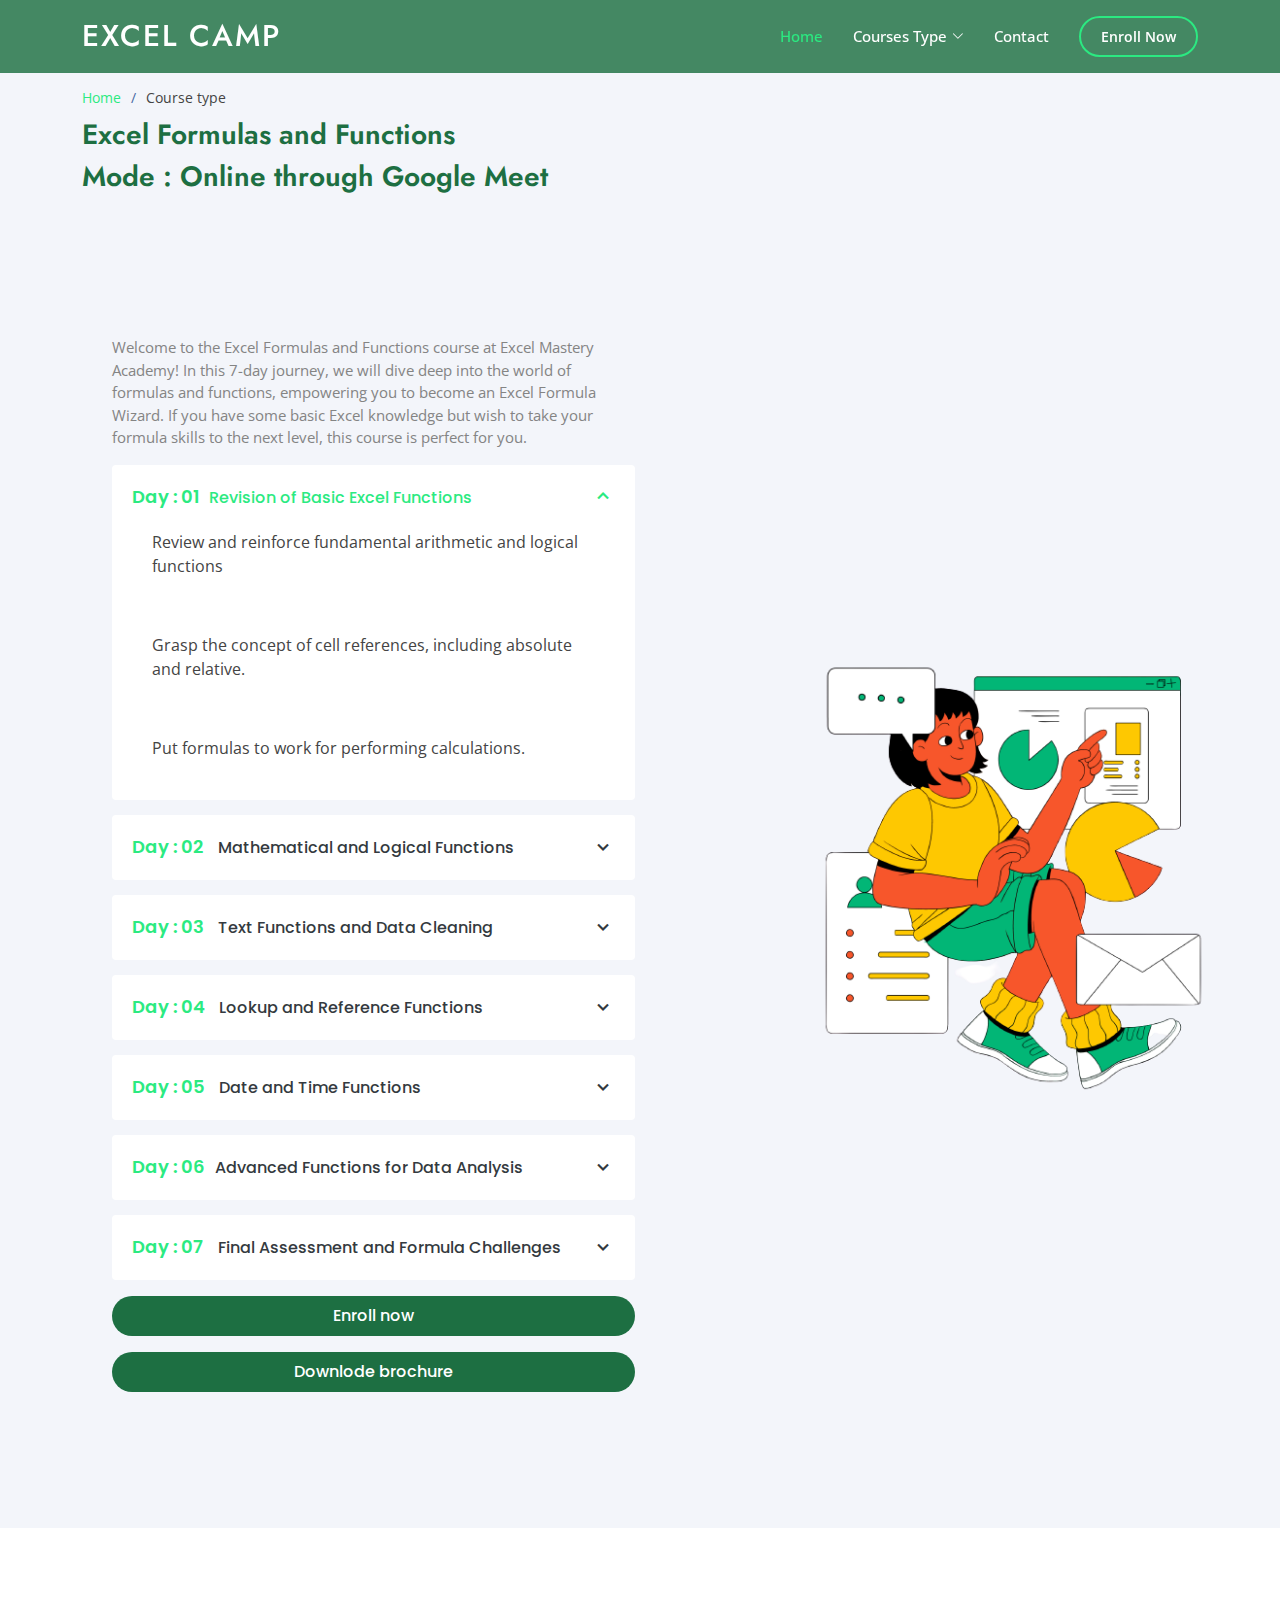
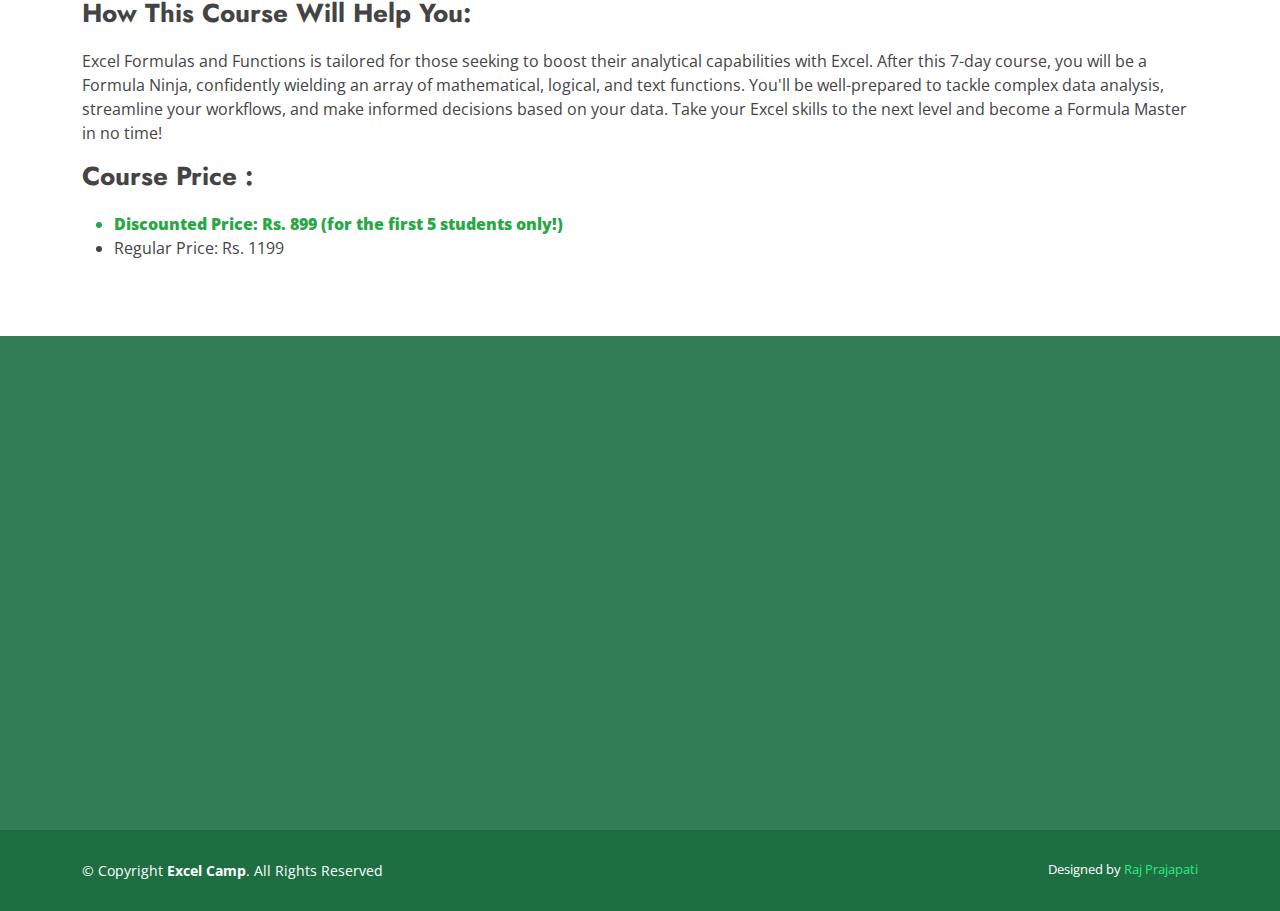
<file: page2.html>
<!DOCTYPE html>
<html lang="en">

<head>
  <meta charset="utf-8">
  <meta content="width=device-width, initial-scale=1.0" name="viewport">

  <title>Excel Camp</title>
  <meta content="ignite your Excel-lence" name="description">
  <meta content="" name="keywords">

  <!-- Favicons -->
  <link href="Excel-icon.png" rel="icon">
  <link href="assets/img/apple-touch-icon.png" rel="apple-touch-icon">

  <!-- Google Fonts -->
  <link href="https://fonts.googleapis.com/css?family=Open+Sans:300,300i,400,400i,600,600i,700,700i|Jost:300,300i,400,400i,500,500i,600,600i,700,700i|Poppins:300,300i,400,400i,500,500i,600,600i,700,700i" rel="stylesheet">

  <!-- Vendor CSS Files -->
  <link href="assets/vendor/aos/aos.css" rel="stylesheet">
  <link href="assets/vendor/bootstrap/css/bootstrap.min.css" rel="stylesheet">
  <link href="assets/vendor/bootstrap-icons/bootstrap-icons.css" rel="stylesheet">
  <link href="assets/vendor/boxicons/css/boxicons.min.css" rel="stylesheet">
  <link href="assets/vendor/glightbox/css/glightbox.min.css" rel="stylesheet">
  <link href="assets/vendor/remixicon/remixicon.css" rel="stylesheet">
  <link href="assets/vendor/swiper/swiper-bundle.min.css" rel="stylesheet">

  <!-- Template Main CSS File -->
  <link href="assets/css/style.css" rel="stylesheet">

  <!-- =======================================================
  * Template Name: Arsha
  * Updated: Jul 27 2023 with Bootstrap v5.3.1
  * Template URL: https://bootstrapmade.com/arsha-free-bootstrap-html-template-corporate/
  * Author: BootstrapMade.com
  * License: https://bootstrapmade.com/license/
  ======================================================== -->
</head>

<body>

  <!-- ======= Header ======= -->
  <header id="header" class="fixed-top header-inner-pages">
    <div class="container d-flex align-items-center">

      <h1 class="logo me-auto"><a href="index.html">Excel Camp</a></h1>
      <!-- Uncomment below if you prefer to use an image logo -->
      <!-- <a href="index.html" class="logo me-auto"><img src="assets/img/logo.png" alt="" class="img-fluid"></a>-->

      <nav id="navbar" class="navbar">
        <ul>
          <li><a class="nav-link scrollto active" href="/index.html">Home</a></li>
          <li class="dropdown"><a href="#"><span>Courses Type</span> <i class="bi bi-chevron-down"></i></a>
            <ul>
              <li><a href="./page1.html">Excel for absolute beginner</a></li>
              <li><a href="./page2.html">Excel formulas and functions</a></li>
              <li><a href="./page-3.html">Excel for data analysis</a></li>
              <li><a href="./page4.html">Excel for creativity and productivity</a></li>
             
            </ul>
          </li>
          <li><a class="nav-link scrollto" href="#cta">Contact</a></li>
          <li><a class="getstarted scrollto" href="#about">Enroll Now</a></li>
        </ul>
        <i class="bi bi-list mobile-nav-toggle"></i>
      </nav><!-- .navbar -->

    </div>
  </header><!-- End Header -->

  <main id="main">

    <!-- ======= Breadcrumbs ======= -->
    <section id="breadcrumbs" class="breadcrumbs">
      <div class="container">

        <ol>
          <li><a href="index.html">Home</a></li>
          <li>Course type</li>
        </ol>
        <h2>Excel Formulas and Functions
        </h2>
        <h2> Mode : Online through Google Meet</h2>


      </div>
    </section><!-- End Breadcrumbs -->
        <!-- ======= Why Us Section ======= -->
        <section id="why-us" class="why-us section-bg">
          <div class="container-fluid" data-aos="fade-up">
    
            <div class="row">
    
              <div class="col-lg-7 d-flex flex-column justify-content-center align-items-stretch  order-2 order-lg-1">
    
                <div class="content">
                  <p>
                    Welcome to the Excel Formulas and Functions course at Excel Mastery Academy! In this 7-day journey, we will dive deep into the world of formulas and functions, empowering you to become an Excel Formula Wizard. If you have some basic Excel knowledge but wish to take your formula skills to the next level, this course is perfect for you.
                  </p>
                </div>
    
                <div class="accordion-list">
                  <ul>
                    <li>
                      <a data-bs-toggle="collapse" class="collapse" data-bs-target="#accordion-list-1"><span>Day : 01</span>Revision of Basic Excel Functions <i class="bx bx-chevron-down icon-show"></i><i class="bx bx-chevron-up icon-close"></i></a>
                      <div id="accordion-list-1" class="collapse show" data-bs-parent=".accordion-list">
                        <ul>
                          <li>
                            Review and reinforce fundamental arithmetic and logical functions
                          </li>
                          <li>
                            Grasp the concept of cell references, including absolute and relative.
                          </li>
                          <li>
                            Put formulas to work for performing calculations.

                          </li>
                        </ul>
                      </div>
                    </li>
    
                    <li>
                      <a data-bs-toggle="collapse" data-bs-target="#accordion-list-2" class="collapsed"><span>Day : 02</span> Mathematical and Logical Functions <i class="bx bx-chevron-down icon-show"></i><i class="bx bx-chevron-up icon-close"></i></a>
                      <div id="accordion-list-2" class="collapse" data-bs-parent=".accordion-list">
                        <ul>
                          <li>
                            Explore a range of mathematical functions (SUM, AVERAGE, MAX, MIN).
                          </li>
                          <li>
                            Master logical functions like IF, AND, OR, and their powerful combinations.
                          </li>
                          <li>
                            Nest functions for complex calculations and decision-making.
                          </li>
                        </ul>
                      </div>
                    </li>
                    <li>
                      <a data-bs-toggle="collapse" data-bs-target="#accordion-list-3" class="collapsed"><span>Day : 03
                        
                      </span>  Text Functions and Data Cleaning<i class="bx bx-chevron-down icon-show"></i><i class="bx bx-chevron-up icon-close"></i></a>
                      <div id="accordion-list-3" class="collapse" data-bs-parent=".accordion-list">
                        <ul>
                          <li>
                            Dive into the world of text functions (CONCATENATE, LEFT, RIGHT, MID).

                          </li>
                          <li>
                            Unleash the potential of INDEX and MATCH for flexible lookups.

                          </li>
                          <li>
                            Make your formulas more readable with named ranges.

                          </li>
                        </ul>
                      </div>
                    </li>
                    <li>
                      <a data-bs-toggle="collapse" data-bs-target="#accordion-list-4" class="collapsed"><span>Day : 04</span>
                        Lookup and Reference Functions
                        <i class="bx bx-chevron-down icon-show"></i><i class="bx bx-chevron-up icon-close"></i></a>
                      <div id="accordion-list-4" class="collapse" data-bs-parent=".accordion-list">
                        <ul>
                          <li>
                            Discover the magic of VLOOKUP and HLOOKUP for data retrieval.

                          </li>
                          <li>
                            Unleash the potential of INDEX and MATCH for flexible lookups.
                          </li>
                          <li>
                            Make your formulas more readable with named ranges.

                          </li>
                        </ul>
                      </div>
                    </li>
                    <li>
                      <a data-bs-toggle="collapse" data-bs-target="#accordion-list-5" class="collapsed"><span>Day : 05</span> Date and Time Functions
                        <i class="bx bx-chevron-down icon-show"></i><i class="bx bx-chevron-up icon-close"></i></a>
                      <div id="accordion-list-5" class="collapse" data-bs-parent=".accordion-list">
                        <ul>
                          <li>
                            Get comfortable with date and time functions (DATE, TODAY, YEAR, MONTH).

                          <li>
                            Calculate time differences and durations efficiently.

                          </li>
                          <li>
                            Apply date functions in real-world scenarios.
                          </li>
                        </ul>
                      </div>
                    </li>
                    <li>
                      <a data-bs-toggle="collapse" data-bs-target="#accordion-list-6" class="collapsed"><span>Day : 06</span>Advanced Functions for Data Analysis
                        <i class="bx bx-chevron-down icon-show"></i><i class="bx bx-chevron-up icon-close"></i></a>
                      <div id="accordion-list-6" class="collapse" data-bs-parent=".accordion-list">
                        <ul>
                          <li>
                            Deep-dive into COUNTIF, SUMIF, AVERAGEIF for conditional data analysis.

                          </li>
                          <li>
                            Harness the power of array formulas for complex calculations.

                          </li>
                          <li>
                            Practice using advanced filtering techniques for specific insights.
                          </li>
                        </ul>

                      </div>
                    </li>
                    <li>
                      <a data-bs-toggle="collapse" data-bs-target="#accordion-list-7" class="collapsed"><span>Day : 07</span> Final Assessment and Formula Challenges
                        <i class="bx bx-chevron-down icon-show"></i><i class="bx bx-chevron-up icon-close"></i></a>
                      <div id="accordion-list-7" class="collapse" data-bs-parent=".accordion-list">
                        <ul>
                          <li>
                            Demonstrate your formula expertise through a comprehensive final assessment.
                          </li>
                          <li>
                            Tackle challenging formula examples and problem-solving exercises.
                          </li>
                        </ul>
                      </div>
                    </li>
    
                  
                  </ul>
                   <a href="https://forms.gle/DjrNPrd5HvMqgUj89" class="rounded-pill  btn-get-started scrollto bg-primary  mb-3 p-2 text-center text-white">Enroll now</a>
 <a href="brochure.pdf"  download="brochure" class="rounded-pill  btn-get-started scrollto bg-primary  mb-3 p-2 text-center text-white">Downlode brochure</a>
                </div>
    
              </div>
    
              <div class="col-lg-5 align-items-stretch order-1 order-lg-2 img" style='background-image: url("./7-removebg-preview.png");' data-aos="zoom-in" data-aos-delay="150">&nbsp;</div>
            </div>
    
          </div>
        </section><!-- End Why Us Section -->

    <!-- ======= Portfolio Details Section ======= -->
    <section id="portfolio-details" class="portfolio-details">
      <div class="container">

        <div class="row gy-4">

      
          
            <div class="portfolio-description">
              <h2>How This Course Will Help You:</h2>
              <p>
                Excel Formulas and Functions is tailored for those seeking to boost their analytical capabilities with Excel. After this 7-day course, you will be a Formula Ninja, confidently wielding an array of mathematical, logical, and text functions. You'll be well-prepared to tackle complex data analysis, streamline your workflows, and make informed decisions based on your data. Take your Excel skills to the next level and become a Formula Master in no time!
              </p>
              <h2>Course Price :</h2>
              <p>
                <ul>
                  <li class="discount">
                    Discounted Price: Rs. 899 (for the first 5 students only!)
                  </li>
                  <li>
                    Regular Price: Rs. 1199
                  </li>
                </ul>
              </p>
            </div>
          </div>

        </div>

      </div>
    </section><!-- End Portfolio Details Section -->

  </main><!-- End #main -->

  <!-- ======= Footer ======= -->
 
  <section id="cta" class="cta">
    <div class="container" data-aos="zoom-in">

      <div class="row">
        
        <div class="col-lg-9 text-center text-lg-start">
          <div class="col-lg-3 col-md-6 footer-contact">
            <h3>Excel Camp</h3>
            
            <p class="p-2">
             
              <strong>Phone:</strong> 8463050748<br> <br>
              
              <strong >Email:</strong>excelcampcourse@gmail.com<br> <br>
              <a href = "mailto:excelcampcourse@gmail.com">
                Click here to mail
                </a>
              
              <br>
       <br>
                  
                    <a href="https://www.instagram.com/excel_camp_/" target="_blank" class="instagram"><i class="fs-3 bx bxl-instagram p-1"></i></a>
                    <a  target="_blank" href="https://www.linkedin.com/company/97886734/admin/feed/posts/?feedType=following
                    " class="linkedin"><i class="fs-3 bx bxl-linkedin p-1"></i></a>
            
               
            </p>
          </div>
          
         
        </div>
        <div class="col-lg-3 cta-btn-container text-center">
        <a class="cta-btn align-middle" href="https://docs.google.com/forms/d/e/1FAIpQLSe_f_jGlL2LUyZ-R8PvDCJ2s6_K6S5UvEisUDld1poPJEDfdg/viewform">Schedule a Call</a>
         
        </div>
      </div>

    </div>
  </section><!-- End Cta Section -->
  <!-- ======= Footer ======= -->
  <footer id="footer">
    <div class="container footer-bottom clearfix">
      <div class="copyright">
        &copy; Copyright <strong><span>Excel Camp</span></strong>. All Rights Reserved
      </div>
      <div class="credits">
        <!-- All the links in the footer should remain intact. -->
        <!-- You can delete the links only if you purchased the pro version. -->
        <!-- Licensing information: https://bootstrapmade.com/license/ -->
        <!-- Purchase the pro version with working PHP/AJAX contact form: https://bootstrapmade.com/arsha-free-bootstrap-html-template-corporate/ -->
        Designed by <a href="https://www.linkedin.com/in/raj-prajapati0001/">Raj Prajapati</a>
      </div>
    </div>
  </footer><!-- End Footer -->

  <div id="preloader"></div>
  <a href="#" class="back-to-top d-flex align-items-center justify-content-center"><i class="bi bi-arrow-up-short"></i></a>

  <!-- Vendor JS Files -->
  <script src="assets/vendor/aos/aos.js"></script>
  <script src="assets/vendor/bootstrap/js/bootstrap.bundle.min.js"></script>
  <script src="assets/vendor/glightbox/js/glightbox.min.js"></script>
  <script src="assets/vendor/isotope-layout/isotope.pkgd.min.js"></script>
  <script src="assets/vendor/swiper/swiper-bundle.min.js"></script>
  <script src="assets/vendor/waypoints/noframework.waypoints.js"></script>
  <script src="assets/vendor/php-email-form/validate.js"></script>

  <!-- Template Main JS File -->
  <script src="assets/js/main.js"></script>

</body>

</html>
</file>
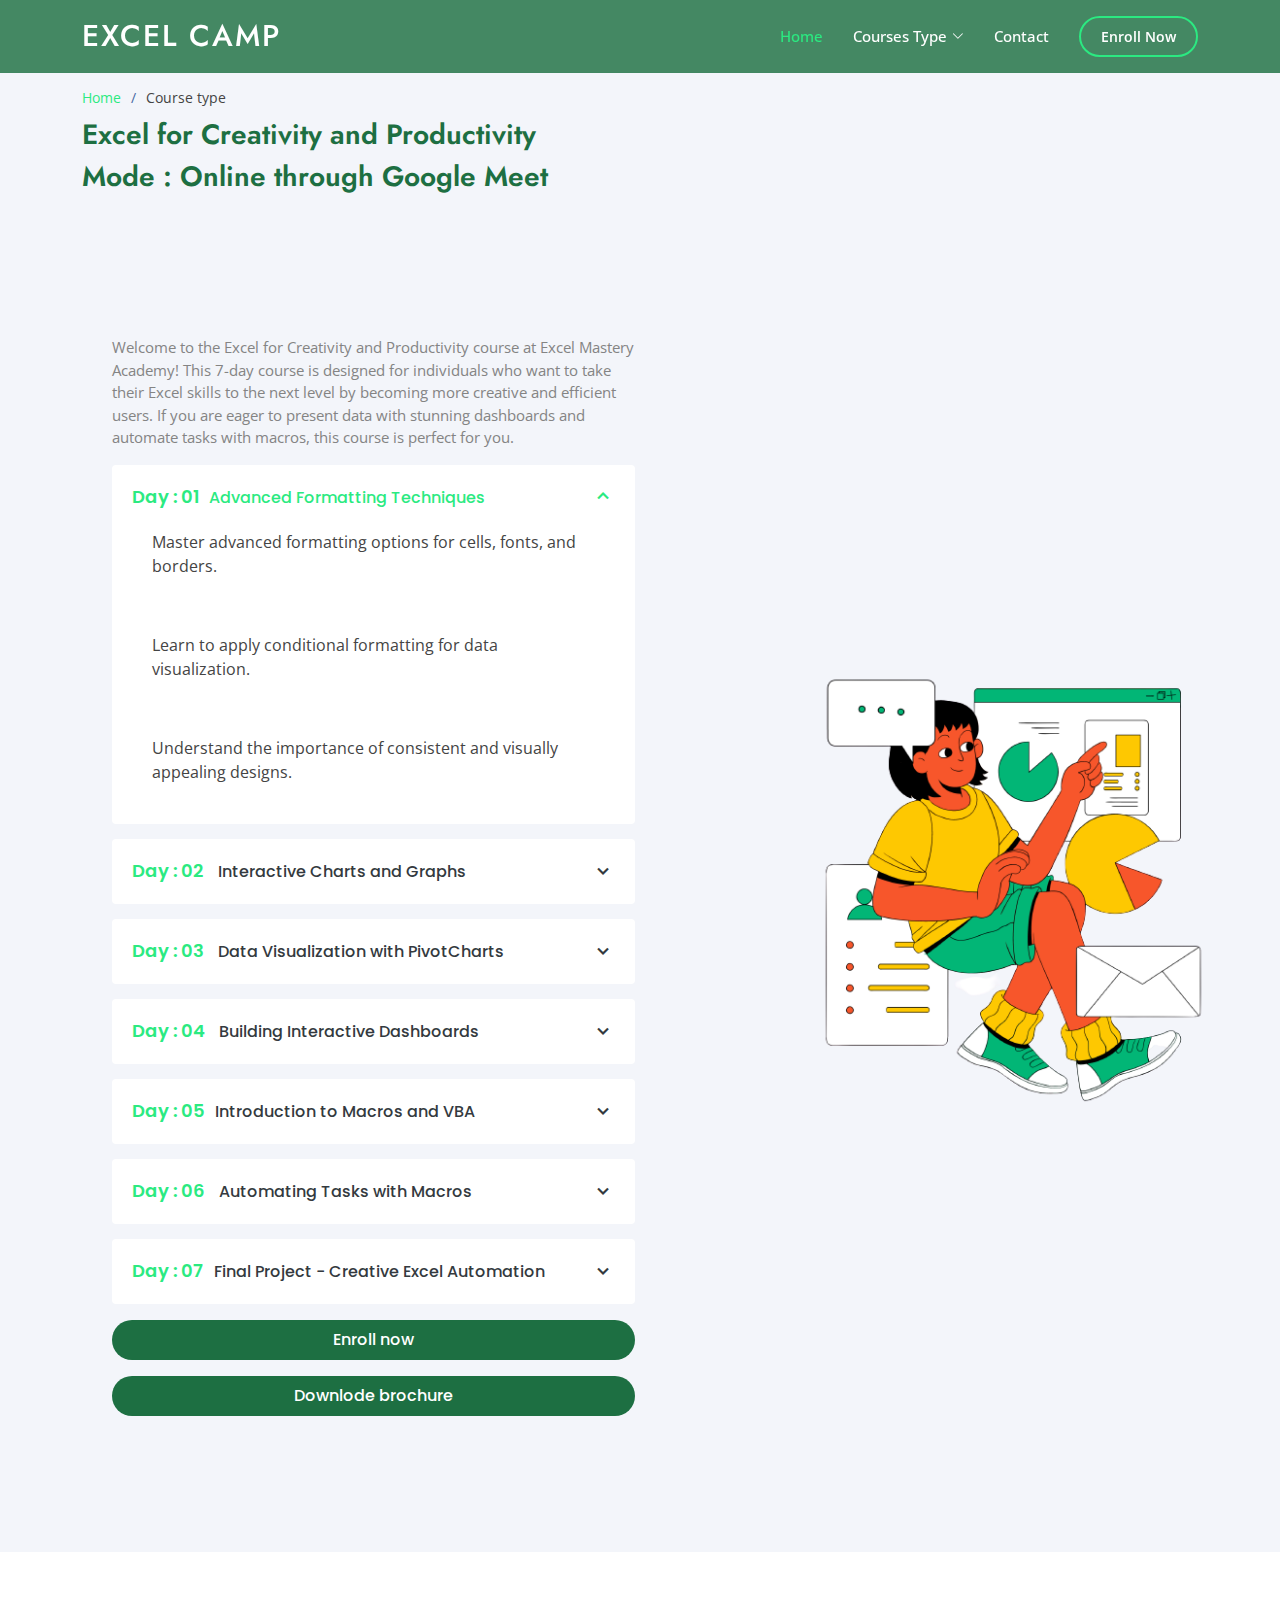
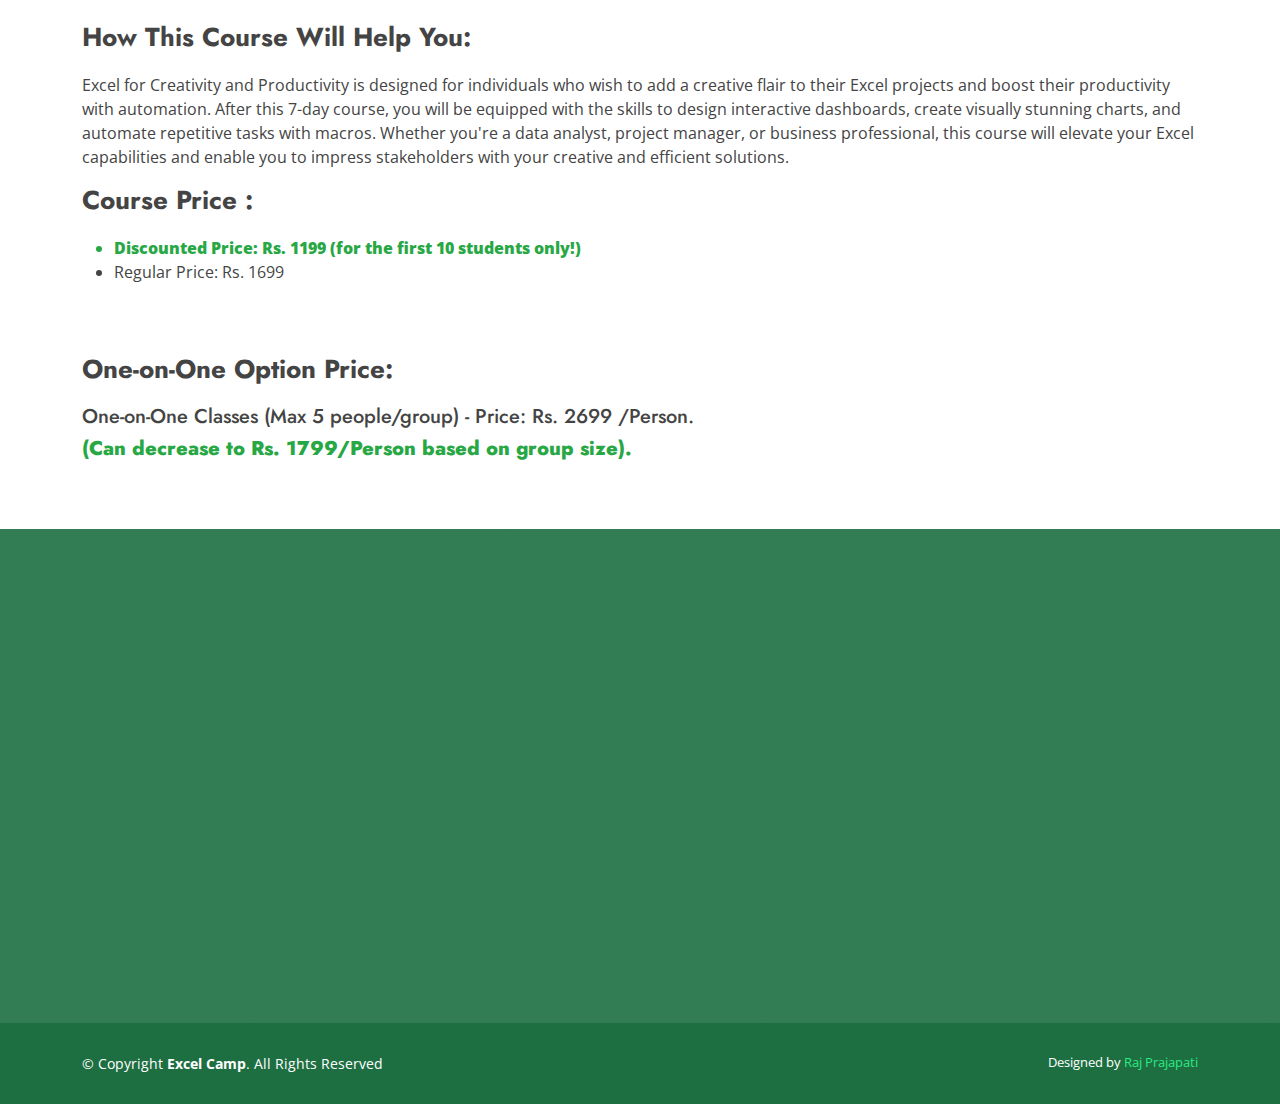
<file: page4.html>
<!DOCTYPE html>
<html lang="en">

<head>
  <meta charset="utf-8">
  <meta content="width=device-width, initial-scale=1.0" name="viewport">

  <title>Excel Camp</title>
  <meta content="ignite your Excel-lence" name="description">
  <meta content="" name="keywords">

  <!-- Favicons -->
  <link href="Excel-icon.png" rel="icon">
  <link href="assets/img/apple-touch-icon.png" rel="apple-touch-icon">

  <!-- Google Fonts -->
  <link href="https://fonts.googleapis.com/css?family=Open+Sans:300,300i,400,400i,600,600i,700,700i|Jost:300,300i,400,400i,500,500i,600,600i,700,700i|Poppins:300,300i,400,400i,500,500i,600,600i,700,700i" rel="stylesheet">

  <!-- Vendor CSS Files -->
  <link href="assets/vendor/aos/aos.css" rel="stylesheet">
  <link href="assets/vendor/bootstrap/css/bootstrap.min.css" rel="stylesheet">
  <link href="assets/vendor/bootstrap-icons/bootstrap-icons.css" rel="stylesheet">
  <link href="assets/vendor/boxicons/css/boxicons.min.css" rel="stylesheet">
  <link href="assets/vendor/glightbox/css/glightbox.min.css" rel="stylesheet">
  <link href="assets/vendor/remixicon/remixicon.css" rel="stylesheet">
  <link href="assets/vendor/swiper/swiper-bundle.min.css" rel="stylesheet">

  <!-- Template Main CSS File -->
  <link href="assets/css/style.css" rel="stylesheet">

  <!-- =======================================================
  * Template Name: Arsha
  * Updated: Jul 27 2023 with Bootstrap v5.3.1
  * Template URL: https://bootstrapmade.com/arsha-free-bootstrap-html-template-corporate/
  * Author: BootstrapMade.com
  * License: https://bootstrapmade.com/license/
  ======================================================== -->
</head>

<body>

  <!-- ======= Header ======= -->
  <header id="header" class="fixed-top header-inner-pages">
    <div class="container d-flex align-items-center">

      <h1 class="logo me-auto"><a href="index.html">Excel Camp</a></h1>
      <!-- Uncomment below if you prefer to use an image logo -->
      <!-- <a href="index.html" class="logo me-auto"><img src="assets/img/logo.png" alt="" class="img-fluid"></a>-->

      <nav id="navbar" class="navbar">
        <ul>
          <li><a class="nav-link scrollto active" href="/index.html">Home</a></li>
          <li class="dropdown"><a href="#"><span>Courses Type</span> <i class="bi bi-chevron-down"></i></a>
            <ul>
              <li><a href="./page1.html">Excel for absolute beginner</a></li>
              <li><a href="./page2.html">Excel formulas and functions</a></li>
              <li><a href="./page-3.html">Excel for data analysis</a></li>
              <li><a href="./page4.html">Excel for creativity and productivity</a></li>
             
            </ul>
          </li>
          <li><a class="nav-link scrollto" href="#cta">Contact</a></li>
          <li><a class="getstarted scrollto" href="#about">Enroll Now</a></li>
        </ul>
        <i class="bi bi-list mobile-nav-toggle"></i>
      </nav><!-- .navbar -->

    </div>
  </header><!-- End Header -->

  <main id="main">

    <!-- ======= Breadcrumbs ======= -->
    <section id="breadcrumbs" class="breadcrumbs">
      <div class="container">

        <ol>
          <li><a href="index.html">Home</a></li>
          <li>Course type</li>
        </ol>
        <h2>Excel for Creativity and Productivity </h2>
        <h2> Mode : Online through Google Meet</h2>


      </div>
    </section><!-- End Breadcrumbs -->
        <!-- ======= Why Us Section ======= -->
        <section id="why-us" class="why-us section-bg">
          <div class="container-fluid" data-aos="fade-up">
    
            <div class="row">
    
              <div class="col-lg-7 d-flex flex-column justify-content-center align-items-stretch  order-2 order-lg-1">
    
                <div class="content">
                  <p>
                    Welcome to the Excel for Creativity and Productivity course at Excel Mastery Academy! This 7-day course is designed for individuals who want to take their Excel skills to the next level by becoming more creative and efficient users. If you are eager to present data with stunning dashboards and automate tasks with macros, this course is perfect for you.

                  </p>
                </div>
    
                <div class="accordion-list">
                  <ul>
                    <li>
                      <a data-bs-toggle="collapse" class="collapse" data-bs-target="#accordion-list-1"><span>Day : 01</span>Advanced Formatting Techniques
                        <i class="bx bx-chevron-down icon-show"></i><i class="bx bx-chevron-up icon-close"></i></a>
                      <div id="accordion-list-1" class="collapse show" data-bs-parent=".accordion-list">
                        <ul>
                          <li>
                            Master advanced formatting options for cells, fonts, and borders.

                          </li>
                          <li>
                            Learn to apply conditional formatting for data visualization.

                          </li>
                          <li>
                            Understand the importance of consistent and visually appealing designs.


                          </li>
                        </ul>
                      </div>
                    </li>
    
                    <li>
                      <a data-bs-toggle="collapse" data-bs-target="#accordion-list-2" class="collapsed"><span>Day : 02</span> Interactive Charts and Graphs
                        <i class="bx bx-chevron-down icon-show"></i><i class="bx bx-chevron-up icon-close"></i></a>
                      <div id="accordion-list-2" class="collapse" data-bs-parent=".accordion-list">
                        <ul>
                          <li>
                            Create interactive and dynamic charts with Excel features.

                          </li>
                          <li>
                            Learn to insert sparklines, data bars, and trendlines.

                          </li>
                          <li>
                            Design visually stunning charts to showcase data insights.

                          </li>
                        </ul>
                      </div>
                    </li>
                    <li>
                      <a data-bs-toggle="collapse" data-bs-target="#accordion-list-3" class="collapsed"><span>Day : 03
                        
                      </span>Data Visualization with PivotCharts
                      <i class="bx bx-chevron-down icon-show"></i><i class="bx bx-chevron-up icon-close"></i></a>
                      <div id="accordion-list-3" class="collapse" data-bs-parent=".accordion-list">
                        <ul>
                          <li>
                            Extend your data visualization skills with PivotCharts.

                          </li>
                          <li>
                            Design interactive and multi-dimensional charts.

                          </li>
                          <li>
                            Combine multiple PivotCharts to create a comprehensive dashboard.
                          </li>
                        </ul>
                      </div>
                    </li>
                    <li>
                      <a data-bs-toggle="collapse" data-bs-target="#accordion-list-4" class="collapsed"><span>Day : 04</span>
                        Building Interactive Dashboards

                        <i class="bx bx-chevron-down icon-show"></i><i class="bx bx-chevron-up icon-close"></i></a>
                      <div id="accordion-list-4" class="collapse" data-bs-parent=".accordion-list">
                        <ul>
                          <li>
                            Explore techniques for building interactive and user-friendly dashboards.


                          </li>
                          <li>
                            Link charts and tables for dynamic updates.

                          </li>
                          <li>
                            Create navigation and control elements for seamless user experience.

                          </li>
                        </ul>
                      </div>
                    </li>
                    <li>
                      <a data-bs-toggle="collapse" data-bs-target="#accordion-list-5" class="collapsed"><span>Day : 05</span>Introduction to Macros and VBA
                        <i class="bx bx-chevron-down icon-show"></i><i class="bx bx-chevron-up icon-close"></i></a>
                      <div id="accordion-list-5" class="collapse" data-bs-parent=".accordion-list">
                        <ul>
                          <li>
                            Get introduced to Excel Macros and Visual Basic for Applications (VBA).

                          <li>
                            Record and run simple macros for automating repetitive tasks.

                          </li>
                          <li>
                            Understand the fundamentals of VBA programming.


                          </li>
                        </ul>
                      </div>
                    </li>
                    <li>
                      <a data-bs-toggle="collapse" data-bs-target="#accordion-list-6" class="collapsed"><span>Day : 06</span> Automating Tasks with Macros
                        <i class="bx bx-chevron-down icon-show"></i><i class="bx bx-chevron-up icon-close"></i></a>
                      <div id="accordion-list-6" class="collapse" data-bs-parent=".accordion-list">
                        <ul>
                          <li>
                            Dive deeper into VBA programming concepts.
                          </li>
                          <li>
                            Learn to write custom macros for specific automation needs.


                          </li>
                          <li>
                            Streamline complex tasks with personalized macros.


                          </li>
                        </ul>
                      </div>
                    </li>
                    <li>
                      <a data-bs-toggle="collapse" data-bs-target="#accordion-list-7" class="collapsed"><span>Day : 07</span>Final Project - Creative Excel Automation
                        <i class="bx bx-chevron-down icon-show"></i><i class="bx bx-chevron-up icon-close"></i></a>
                      <div id="accordion-list-7" class="collapse" data-bs-parent=".accordion-list">
                        <ul>
                          <li>
                            Demonstrate your creativity and Excel proficiency through a final project.
                          </li>
                          <li>
                            Combine formatting, charts, and macros to create a powerful Excel automation solution.
                          </li>
                          <li>
                            Present your automated dashboard and showcase your productivity skills.


                          </li>
                        </ul>
                      </div>
                    </li>
    
                  
                  </ul>
                   <a href="https://forms.gle/DjrNPrd5HvMqgUj89" class="rounded-pill  btn-get-started scrollto bg-primary  mb-3 p-2 text-center text-white">Enroll now</a>
 <a href="brochure.pdf"  download="brochure" class="rounded-pill  btn-get-started scrollto bg-primary  mb-3 p-2 text-center text-white">Downlode brochure</a>                </div>
    
              </div>
    
              <div class="col-lg-5 align-items-stretch order-1 order-lg-2 img" style='background-image: url("./7-removebg-preview.png");' data-aos="zoom-in" data-aos-delay="150">&nbsp;</div>
            </div>
    
          </div>
        </section><!-- End Why Us Section -->

    <!-- ======= Portfolio Details Section ======= -->
    <section id="portfolio-details" class="portfolio-details">
      <div class="container">

        <div class="row gy-4">

      
          
            <div class="portfolio-description">
              <h2>How This Course Will Help You:</h2>
              <p>
                Excel for Creativity and Productivity is designed for individuals who wish to add a creative flair to their Excel projects and boost their productivity with automation. After this 7-day course, you will be equipped with the skills to design interactive dashboards, create visually stunning charts, and automate repetitive tasks with macros. Whether you're a data analyst, project manager, or business professional, this course will elevate your Excel capabilities and enable you to impress stakeholders with your creative and efficient solutions.

              </p>
              <h2>Course Price :</h2>
              <p>
                <ul>
                  <li class="discount">
                    Discounted Price: Rs. 1199 (for the first 10 students only!)
                  </li>
                  <li>
                    Regular Price: Rs. 1699
                  </li>
                </ul>
              </p>
            </div>
            <div class="portfolio-description">
              
                <h2>One-on-One Option Price:</h2>
                <h5>
                  One-on-One Classes (Max 5 people/group) - Price: Rs. 2699 /Person.
                </h5>
                <h5 class="discount">
                  (Can decrease to Rs. 1799/Person based on group size).
                </h5>
                
              </div>
          </div>

        </div>

      </div>
    </section><!-- End Portfolio Details Section -->

  </main><!-- End #main -->

  <!-- ======= Footer ======= -->
 
  <section id="cta" class="cta">
    <div class="container" data-aos="zoom-in">

      <div class="row">
        
        <div class="col-lg-9 text-center text-lg-start">
          <div class="col-lg-3 col-md-6 footer-contact">
            <h3>Excel Camp</h3>
            
            <p class="p-2">
             
              <strong>Phone:</strong> 8463050748<br> <br>
              
              <strong >Email:</strong>excelcampcourse@gmail.com<br> <br>
              <a href = "mailto:excelcampcourse@gmail.com">
                Click here to mail
                </a>
              
              <br>
       <br>
                  
                    <a href="https://www.instagram.com/excel_camp_/" target="_blank" class="instagram"><i class="fs-3 bx bxl-instagram p-1"></i></a>
                    <a  target="_blank" href="https://www.linkedin.com/company/97886734/admin/feed/posts/?feedType=following
                    " class="linkedin"><i class="fs-3 bx bxl-linkedin p-1"></i></a>
            
               
            </p>
          </div>
          
         
        </div>
        <div class="col-lg-3 cta-btn-container text-center">
        <a class="cta-btn align-middle" href="https://docs.google.com/forms/d/e/1FAIpQLSe_f_jGlL2LUyZ-R8PvDCJ2s6_K6S5UvEisUDld1poPJEDfdg/viewform">Schedule a Call</a>
         
        </div>
      </div>

    </div>
  </section><!-- End Cta Section -->

  <!-- ======= Footer ======= -->
  <footer id="footer">
    <div class="container footer-bottom clearfix">
      <div class="copyright">
        &copy; Copyright <strong><span>Excel Camp</span></strong>. All Rights Reserved
      </div>
      <div class="credits">
        <!-- All the links in the footer should remain intact. -->
        <!-- You can delete the links only if you purchased the pro version. -->
        <!-- Licensing information: https://bootstrapmade.com/license/ -->
        <!-- Purchase the pro version with working PHP/AJAX contact form: https://bootstrapmade.com/arsha-free-bootstrap-html-template-corporate/ -->
        Designed by <a href="https://www.linkedin.com/in/raj-prajapati0001/">Raj Prajapati</a>
      </div>
    </div>
  </footer><!-- End Footer -->

  <div id="preloader"></div>
  <a href="#" class="back-to-top d-flex align-items-center justify-content-center"><i class="bi bi-arrow-up-short"></i></a>

  <!-- Vendor JS Files -->
  <script src="assets/vendor/aos/aos.js"></script>
  <script src="assets/vendor/bootstrap/js/bootstrap.bundle.min.js"></script>
  <script src="assets/vendor/glightbox/js/glightbox.min.js"></script>
  <script src="assets/vendor/isotope-layout/isotope.pkgd.min.js"></script>
  <script src="assets/vendor/swiper/swiper-bundle.min.js"></script>
  <script src="assets/vendor/waypoints/noframework.waypoints.js"></script>
  <script src="assets/vendor/php-email-form/validate.js"></script>

  <!-- Template Main JS File -->
  <script src="assets/js/main.js"></script>

</body>

</html>
</file>
<file: assets/css/style.css>
/**
* Template Name: Arsha
* Updated: Jul 27 2023 with Bootstrap v5.3.1
* Template URL: https://bootstrapmade.com/arsha-free-bootstrap-html-template-corporate/
* Author: BootstrapMade.com
* License: https://bootstrapmade.com/license/
*/

/*--------------------------------------------------------------
# General
--------------------------------------------------------------*/
body {
  font-family: "Open Sans", sans-serif;
  color: #444444;
}

.discount{
  color:#28a745;
  font-weight: 800;
}

a {
  color: #2bea81;
  text-decoration: none;
}

a:hover {
  color: #73c5eb;
  text-decoration: none;
}

h1,
h2,
h3,
h4,
h5,
h6 {
  font-family: "Jost", sans-serif;
}

/*--------------------------------------------------------------
# Preloader
--------------------------------------------------------------*/
#preloader {
  position: fixed;
  top: 0;
  left: 0;
  right: 0;
  bottom: 0;
  z-index: 9999;
  overflow: hidden;
  background:  #1d6f42;
}

.bg-primary{
  background-color: #1d6f42 !important;
}

#preloader:before {
  content: "";
  position: fixed;
  top: calc(50% - 30px);
  left: calc(50% - 30px);
  border: 6px solid  #1d6f42;
  border-top-color: #fff;
  border-bottom-color: #fff;
  border-radius: 50%;
  width: 60px;
  height: 60px;
  animation: animate-preloader 1s linear infinite;
}

@keyframes animate-preloader {
  0% {
    transform: rotate(0deg);
  }

  100% {
    transform: rotate(360deg);
  }
}

/*--------------------------------------------------------------
# Back to top button
--------------------------------------------------------------*/
.back-to-top {
  position: fixed;
  visibility: hidden;
  opacity: 0;
  right: 15px;
  bottom: 15px;
  z-index: 996;
  background: #2bea81;
  width: 40px;
  height: 40px;
  border-radius: 50px;
  transition: all 0.4s;
}

.back-to-top i {
  font-size: 24px;
  color: #fff;
  line-height: 0;
}

.back-to-top:hover {
  background: #6bc1e9;
  color: #fff;
}

.back-to-top.active {
  visibility: visible;
  opacity: 1;
}

/*--------------------------------------------------------------
# Header
--------------------------------------------------------------*/
#header {
  transition: all 0.5s;
  z-index: 997;
  padding: 15px 0;
}

#header.header-scrolled,
#header.header-inner-pages {
  background: rgba(29, 111, 66, 0.826);
}

#header .logo {
  font-size: 30px;
  margin: 0;
  padding: 0;
  line-height: 1;
  font-weight: 500;
  letter-spacing: 2px;
  text-transform: uppercase;
}

#header .logo a {
  color: #fff;
}

#header .logo img {
  max-height: 40px;
}

/*--------------------------------------------------------------
# Navigation Menu
--------------------------------------------------------------*/
/**
* Desktop Navigation 
*/
.navbar {
  padding: 0;
}

.navbar ul {
  margin: 0;
  padding: 0;
  display: flex;
  list-style: none;
  align-items: center;
}

.navbar li {
  position: relative;
}

.navbar a,
.navbar a:focus {
  display: flex;
  align-items: center;
  justify-content: space-between;
  padding: 10px 0 10px 30px;
  font-size: 15px;
  font-weight: 500;
  color: #fff;
  white-space: nowrap;
  transition: 0.3s;
}

.navbar a i,
.navbar a:focus i {
  font-size: 12px;
  line-height: 0;
  margin-left: 5px;
}

.navbar a:hover,
.navbar .active,
.navbar .active:focus,
.navbar li:hover>a {
  color: #2bea81;
}

.navbar .getstarted,
.navbar .getstarted:focus {
  padding: 8px 20px;
  margin-left: 30px;
  border-radius: 50px;
  color: #fff;
  font-size: 14px;
  border: 2px solid #2bea81;
  font-weight: 600;
}

.navbar .getstarted:hover,
.navbar .getstarted:focus:hover {
  color: #fff;
  background: #31a9e1;
}

.navbar .dropdown ul {
  display: block;
  position: absolute;
  left: 14px;
  top: calc(100% + 30px);
  margin: 0;
  padding: 10px 0;
  z-index: 99;
  opacity: 0;
  visibility: hidden;
  background: #fff;
  box-shadow: 0px 0px 30px rgba(127, 137, 161, 0.25);
  transition: 0.3s;
  border-radius: 4px;
}

.navbar .dropdown ul li {
  min-width: 200px;
}

.navbar .dropdown ul a {
  padding: 10px 20px;
  font-size: 14px;
  text-transform: none;
  font-weight: 500;
  color: #0c3c53;
}

.navbar .dropdown ul a i {
  font-size: 12px;
}

.navbar .dropdown ul a:hover,
.navbar .dropdown ul .active:hover,
.navbar .dropdown ul li:hover>a {
  color: #2bea81;
}

.navbar .dropdown:hover>ul {
  opacity: 1;
  top: 100%;
  visibility: visible;
}

.navbar .dropdown .dropdown ul {
  top: 0;
  left: calc(100% - 30px);
  visibility: hidden;
}

.navbar .dropdown .dropdown:hover>ul {
  opacity: 1;
  top: 0;
  left: 100%;
  visibility: visible;
}

@media (max-width: 1366px) {
  .navbar .dropdown .dropdown ul {
    left: -90%;
  }

  .navbar .dropdown .dropdown:hover>ul {
    left: -100%;
  }
}

/**
* Mobile Navigation 
*/
.mobile-nav-toggle {
  color: #fff;
  font-size: 28px;
  cursor: pointer;
  display: none;
  line-height: 0;
  transition: 0.5s;
}

.mobile-nav-toggle.bi-x {
  color: #fff;
}

@media (max-width: 991px) {
  .mobile-nav-toggle {
    display: block;
  }

  .navbar ul {
    display: none;
  }
}

.navbar-mobile {
  position: fixed;
  overflow: hidden;
  top: 0;
  right: 0;
  left: 0;
  bottom: 0;
  background: rgba(29, 111, 66, 0.9);
  transition: 0.3s;
  z-index: 999;
}

.navbar-mobile .mobile-nav-toggle {
  position: absolute;
  top: 15px;
  right: 15px;
}

.navbar-mobile ul {
  display: block;
  position: absolute;
  top: 55px;
  right: 15px;
  bottom: 15px;
  left: 15px;
  padding: 10px 0;
  border-radius: 10px;
  background-color: #fff;
  overflow-y: auto;
  transition: 0.3s;
}

.navbar-mobile a,
.navbar-mobile a:focus {
  padding: 10px 20px;
  font-size: 15px;
  color:  #1d6f42;
}

.navbar-mobile a:hover,
.navbar-mobile .active,
.navbar-mobile li:hover>a {
  color: #2bea81;
}

.navbar-mobile .getstarted,
.navbar-mobile .getstarted:focus {
  margin: 15px;
  color:  #1d6f42;
}

.navbar-mobile .dropdown ul {
  position: static;
  display: none;
  margin: 10px 20px;
  padding: 10px 0;
  z-index: 99;
  opacity: 1;
  visibility: visible;
  background: #fff;
  box-shadow: 0px 0px 30px rgba(127, 137, 161, 0.25);
}

.navbar-mobile .dropdown ul li {
  min-width: 200px;
}

.navbar-mobile .dropdown ul a {
  padding: 10px 20px;
}

.navbar-mobile .dropdown ul a i {
  font-size: 12px;
}

.navbar-mobile .dropdown ul a:hover,
.navbar-mobile .dropdown ul .active:hover,
.navbar-mobile .dropdown ul li:hover>a {
  color: #2bea81;
}

.navbar-mobile .dropdown>.dropdown-active {
  display: block;
  visibility: visible !important;
}

/*--------------------------------------------------------------
# Hero Section
--------------------------------------------------------------*/
#hero {
  width: 100%;
  height: 80vh;
  background:  #1d6f42;
}

#hero .container {
  padding-top: 72px;
}

#hero h1 {
  margin: 0 0 10px 0;
  font-size: 48px;
  font-weight: 700;
  line-height: 56px;
  color: #fff;
}

#hero h2 {
  color: rgba(255, 255, 255, 0.6);
  margin-bottom: 50px;
  font-size: 24px;
}

#hero .btn-get-started {
  font-family: "Jost", sans-serif;
  font-weight: 500;
  font-size: 16px;
  letter-spacing: 1px;
  display: inline-block;
  padding: 10px 28px 11px 28px;
  border-radius: 50px;
  transition: 0.5s;
  margin: 10px 0 0 0;
  color: #fff;
  background: #2bea81;
}

#hero .btn-get-started:hover {
  background: #209dd8;
}

#hero .btn-watch-video {
  font-size: 16px;
  display: flex;
  align-items: center;
  transition: 0.5s;
  margin: 10px 0 0 25px;
  color: #fff;
  line-height: 1;
}

#hero .btn-watch-video i {
  line-height: 0;
  color: #fff;
  font-size: 32px;
  transition: 0.3s;
  margin-right: 8px;
}

#hero .btn-watch-video:hover i {
  color: #2bea81;
}

#hero .animated {
  animation: up-down 2s ease-in-out infinite alternate-reverse both;
}

@media (max-width: 991px) {
  #hero {
    height: 100vh;
    text-align: center;
  }

  #hero .animated {
    animation: none;
  }

  #hero .hero-img {
    text-align: center;
  }

  #hero .hero-img img {
    width: 50%;
  }
}

@media (max-width: 768px) {
  #hero h1 {
    font-size: 28px;
    line-height: 36px;
  }

  #hero h2 {
    font-size: 18px;
    line-height: 24px;
    margin-bottom: 30px;
  }

  #hero .hero-img img {
    width: 70%;
  }
}

@media (max-width: 575px) {
  #hero .hero-img img {
    width: 80%;
  }

  #hero .btn-get-started {
    font-size: 16px;
    padding: 10px 24px 11px 24px;
  }
}

@keyframes up-down {
  0% {
    transform: translateY(10px);
  }

  100% {
    transform: translateY(-10px);
  }
}

/*--------------------------------------------------------------
# Sections General
--------------------------------------------------------------*/
section {
  padding: 60px 0;
  overflow: hidden;
}

.section-bg {
  background-color: #f3f5fa;
}

.section-title {
  text-align: center;
  padding-bottom: 30px;
}

.section-title h2 {
  font-size: 32px;
  font-weight: bold;
  text-transform: uppercase;
  margin-bottom: 20px;
  padding-bottom: 20px;
  position: relative;
  color:  #1d6f42;
}

.section-title h2::before {
  content: "";
  position: absolute;
  display: block;
  width: 120px;
  height: 1px;
  background: #ddd;
  bottom: 1px;
  left: calc(50% - 60px);
}

.section-title h2::after {
  content: "";
  position: absolute;
  display: block;
  width: 40px;
  height: 3px;
  background: #2bea81;
  bottom: 0;
  left: calc(50% - 20px);
}

.section-title p {
  margin-bottom: 0;
}

/*--------------------------------------------------------------
# Clients
--------------------------------------------------------------*/
.clients {
  padding: 12px 0;
  text-align: center;
}

.clients img {
  max-width: 45%;
  transition: all 0.4s ease-in-out;
  display: inline-block;
  padding: 15px 0;
  filter: grayscale(100);
}

.clients img:hover {
  filter: none;
  transform: scale(1.1);
}

@media (max-width: 768px) {
  .clients img {
    max-width: 40%;
  }
}

/*--------------------------------------------------------------
# About Us
--------------------------------------------------------------*/
.about .content h3 {
  font-weight: 600;
  font-size: 26px;
}

.about .content ul {
  list-style: none;
  padding: 0;
}

.about .content ul li {
  padding-left: 28px;
  position: relative;
}

.about .content ul li+li {
  margin-top: 10px;
}

.about .content ul i {
  position: absolute;
  left: 0;
  top: 2px;
  font-size: 20px;
  color: #2bea81;
  line-height: 1;
}

.about .content p:last-child {
  margin-bottom: 0;
}

.about .content .btn-learn-more {
  font-family: "Poppins", sans-serif;
  font-weight: 500;
  font-size: 14px;
  letter-spacing: 1px;
  display: inline-block;
  padding: 12px 32px;
  border-radius: 4px;
  transition: 0.3s;
  line-height: 1;
  color: #2bea81;
  animation-delay: 0.8s;
  margin-top: 6px;
  border: 2px solid #2bea81;
}

.about .content .btn-learn-more:hover {
  background: #2bea81;
  color: #fff;
  text-decoration: none;
}

/*--------------------------------------------------------------
# Why Us
--------------------------------------------------------------*/
.why-us .content {
  padding: 60px 100px 0 100px;
}

.why-us .content h3 {
  font-weight: 400;
  font-size: 34px;
  color:  #1d6f42;
}

.why-us .content h4 {
  font-size: 20px;
  font-weight: 700;
  margin-top: 5px;
}

.why-us .content p {
  font-size: 15px;
  color: #848484;
}

.why-us .img {
  background-size: contain;
  background-repeat: no-repeat;
  background-position: center center;
}

.why-us .accordion-list {
  padding: 0 100px 60px 100px;
}

.why-us .accordion-list ul {
  padding: 0;
  list-style: none;
}

.why-us .accordion-list li+li {
  margin-top: 15px;
}

.why-us .accordion-list li {
  padding: 20px;
  background: #fff;
  border-radius: 4px;
}

.why-us .accordion-list a {
  display: block;
  position: relative;
  font-family: "Poppins", sans-serif;
  font-size: 16px;
  line-height: 24px;
  font-weight: 500;
  padding-right: 30px;
  outline: none;
  cursor: pointer;
}

.why-us .accordion-list span {
  color: #2bea81;
  font-weight: 600;
  font-size: 18px;
  padding-right: 10px;
}

.why-us .accordion-list i {
  font-size: 24px;
  position: absolute;
  right: 0;
  top: 0;
}

.why-us .accordion-list p {
  margin-bottom: 0;
  padding: 10px 0 0 0;
}

.why-us .accordion-list .icon-show {
  display: none;
}

.why-us .accordion-list a.collapsed {
  color: #343a40;
}

.why-us .accordion-list a.collapsed:hover {
  color: #2bea81;
}

.why-us .accordion-list a.collapsed .icon-show {
  display: inline-block;
}

.why-us .accordion-list a.collapsed .icon-close {
  display: none;
}

@media (max-width: 1024px) {

  .why-us .content,
  .why-us .accordion-list {
    padding-left: 0;
    padding-right: 0;
  }
}

@media (max-width: 992px) {
  .why-us .img {
    min-height: 400px;
  }

  .why-us .content {
    padding-top: 30px;
  }

  .why-us .accordion-list {
    padding-bottom: 30px;
  }
}

@media (max-width: 575px) {
  .why-us .img {
    min-height: 200px;
  }
}

/*--------------------------------------------------------------
# Skills
--------------------------------------------------------------*/
.skills .content h3 {
  font-weight: 700;
  font-size: 32px;
  color:  #1d6f42;
  font-family: "Poppins", sans-serif;
}

.skills .content ul {
  list-style: none;
  padding: 0;
}

.skills .content ul li {
  padding-bottom: 10px;
}

.skills .content ul i {
  font-size: 20px;
  padding-right: 4px;
  color: #2bea81;
}

.skills .content p:last-child {
  margin-bottom: 0;
}

.skills .progress {
  height: 60px;
  display: block;
  background: none;
  border-radius: 0;
}

.skills .progress .skill {
  padding: 0;
  margin: 0 0 6px 0;
  text-transform: uppercase;
  display: block;
  font-weight: 600;
  font-family: "Poppins", sans-serif;
  color:  #1d6f42;
}

.skills .progress .skill .val {
  float: right;
  font-style: normal;
}

.skills .progress-bar-wrap {
  background: #e8edf5;
  height: 10px;
}

.skills .progress-bar {
  width: 1px;
  height: 10px;
  transition: 0.9s;
  background-color: #4668a2;
}

/*--------------------------------------------------------------
# Services
--------------------------------------------------------------*/
.services .icon-box {
  box-shadow: 0px 0 25px 0 rgba(0, 0, 0, 0.1);
  padding: 50px 30px;
  transition: all ease-in-out 0.4s;
  background: #fff;
}

.services .icon-box .icon {
  margin-bottom: 10px;
}

.services .icon-box .icon i {
  color: #1d6f42;
  font-size: 36px;
  transition: 0.3s;
}

.services .icon-box h4 {
  font-weight: 500;
  margin-bottom: 15px;
  font-size: 24px;
}

.services .icon-box h4 a {
  color:  #1d6f42;
  transition: ease-in-out 0.3s;
}

.services .icon-box p {
  line-height: 24px;
  font-size: 14px;
  margin-bottom: 0;
}

.services .icon-box:hover {
  transform: translateY(-10px);
}

.services .icon-box:hover h4 a {
  color: #2bea81;
}

/*--------------------------------------------------------------
# Cta
--------------------------------------------------------------*/
.cta {
  background: linear-gradient(rgba(29, 111, 66, 0.9), rgba(29, 111, 66, 0.9)), url("../img/cta-bg.jpg") fixed center center;
  background-size: cover;
  padding: 120px 0;
}

.cta h3 {
  color: #fff;
  font-size: 28px;
  font-weight: 700;
}

.cta p {
  color: #fff;
}

.cta .cta-btn {
  font-family: "Jost", sans-serif;
  font-weight: 500;
  font-size: 16px;
  letter-spacing: 1px;
  display: inline-block;
  padding: 12px 40px;
  border-radius: 50px;
  transition: 0.5s;
  margin: 10px;
  border: 2px solid #fff;
  color: #fff;
}

.cta .cta-btn:hover {
  background: #2bea81;
  border: 2px solid #2bea81;
}

@media (max-width: 1024px) {
  .cta {
    background-attachment: scroll;
  }
}

@media (min-width: 769px) {
  .cta .cta-btn-container {
    display: flex;
    align-items: center;
    justify-content: flex-end;
  }
}

/*--------------------------------------------------------------
# Portfolio
--------------------------------------------------------------*/
.portfolio #portfolio-flters {
  list-style: none;
  margin-bottom: 20px;
}

.portfolio #portfolio-flters li {
  cursor: pointer;
  display: inline-block;
  margin: 10px 5px;
  font-size: 15px;
  font-weight: 500;
  line-height: 1;
  color: #444444;
  transition: all 0.3s;
  padding: 8px 20px;
  border-radius: 50px;
  font-family: "Poppins", sans-serif;
}

.portfolio #portfolio-flters li:hover,
.portfolio #portfolio-flters li.filter-active {
  background: #2bea81;
  color: #fff;
}

.portfolio .portfolio-item {
  margin-bottom: 30px;
}

.portfolio .portfolio-item .portfolio-img {
  overflow: hidden;
}

.portfolio .portfolio-item .portfolio-img img {
  transition: all 0.6s;
}

.portfolio .portfolio-item .portfolio-info {
  opacity: 0;
  position: absolute;
  left: 15px;
  bottom: 0;
  z-index: 3;
  right: 15px;
  transition: all 0.3s;
  background: rgba(55, 81, 126, 0.8);
  padding: 10px 15px;
}

.portfolio .portfolio-item .portfolio-info h4 {
  font-size: 18px;
  color: #fff;
  font-weight: 600;
  color: #fff;
  margin-bottom: 0px;
}

.portfolio .portfolio-item .portfolio-info p {
  color: #f9fcfe;
  font-size: 14px;
  margin-bottom: 0;
}

.portfolio .portfolio-item .portfolio-info .preview-link,
.portfolio .portfolio-item .portfolio-info .details-link {
  position: absolute;
  right: 40px;
  font-size: 24px;
  top: calc(50% - 18px);
  color: #fff;
  transition: 0.3s;
}

.portfolio .portfolio-item .portfolio-info .preview-link:hover,
.portfolio .portfolio-item .portfolio-info .details-link:hover {
  color: #2bea81;
}

.portfolio .portfolio-item .portfolio-info .details-link {
  right: 10px;
}

.portfolio .portfolio-item:hover .portfolio-img img {
  transform: scale(1.15);
}

.portfolio .portfolio-item:hover .portfolio-info {
  opacity: 1;
}

/*--------------------------------------------------------------
# Portfolio Details
--------------------------------------------------------------*/
.portfolio-details {
  padding-top: 40px;
}

.portfolio-details .portfolio-details-slider img {
  width: 100%;
}

.portfolio-details .portfolio-details-slider .swiper-pagination {
  margin-top: 20px;
  position: relative;
}

.portfolio-details .portfolio-details-slider .swiper-pagination .swiper-pagination-bullet {
  width: 12px;
  height: 12px;
  background-color: #fff;
  opacity: 1;
  border: 1px solid #2bea81;
}

.portfolio-details .portfolio-details-slider .swiper-pagination .swiper-pagination-bullet-active {
  background-color: #2bea81;
}

.portfolio-details .portfolio-info {
  padding: 30px;
  box-shadow: 0px 0 30px rgba(55, 81, 126, 0.08);
}

.portfolio-details .portfolio-info h3 {
  font-size: 22px;
  font-weight: 700;
  margin-bottom: 20px;
  padding-bottom: 20px;
  border-bottom: 1px solid #eee;
}

.portfolio-details .portfolio-info ul {
  list-style: none;
  padding: 0;
  font-size: 15px;
}

.portfolio-details .portfolio-info ul li+li {
  margin-top: 10px;
}

.portfolio-details .portfolio-description {
  padding-top: 30px;
}

.portfolio-details .portfolio-description h2 {
  font-size: 26px;
  font-weight: 700;
  margin-bottom: 20px;
}

.portfolio-details .portfolio-description p {
  padding: 0;
}

/*--------------------------------------------------------------
# Team
--------------------------------------------------------------*/
.team .member {
  position: relative;
  box-shadow: 0px 2px 15px rgba(0, 0, 0, 0.1);
  padding: 30px;
  border-radius: 5px;
  background: #fff;
  transition: 0.5s;
  height: 100%;
}

.team .member .pic {
  overflow: hidden;
  width: 180px;
  border-radius: 50%;
}

.team .member .pic img {
  transition: ease-in-out 0.3s;
}

.team .member:hover {
  transform: translateY(-10px);
}

.team .member .member-info {
  padding-left: 30px;
}

.team .member h4 {
  font-weight: 700;
  margin-bottom: 5px;
  font-size: 20px;
  color:  #1d6f42;
}

.team .member span {
  display: block;
  font-size: 15px;
  padding-bottom: 10px;
  position: relative;
  font-weight: 500;
}

.team .member span::after {
  content: "";
  position: absolute;
  display: block;
  width: 50px;
  height: 1px;
  background: #cbd6e9;
  bottom: 0;
  left: 0;
}

.team .member p {
  margin: 10px 0 0 0;
  font-size: 14px;
}

.team .member .social {
  margin-top: 12px;
  display: flex;
  align-items: center;
  justify-content: flex-start;
}

.team .member .social a {
  transition: ease-in-out 0.3s;
  display: flex;
  align-items: center;
  justify-content: center;
  border-radius: 50px;
  width: 32px;
  height: 32px;
  background: #eff2f8;
}

.team .member .social a i {
  color:  #1d6f42;
  font-size: 16px;
  margin: 0 2px;
}

.team .member .social a:hover {
  background: #2bea81;
}

.team .member .social a:hover i {
  color: #fff;
}

.team .member .social a+a {
  margin-left: 8px;
}

/*--------------------------------------------------------------
# Pricing
--------------------------------------------------------------*/
.pricing .row {
  padding-top: 40px;
}

.pricing .box {
  padding: 60px 40px;
  box-shadow: 0 3px 20px -2px rgba(20, 45, 100, 0.1);
  background: #fff;
  height: 100%;
  border-top: 4px solid #fff;
  border-radius: 5px;
}

.pricing h3 {
  font-weight: 500;
  margin-bottom: 15px;
  font-size: 20px;
  color:  #1d6f42;
}

.pricing h4 {
  font-size: 48px;
  color:  #1d6f42;
  font-weight: 400;
  font-family: "Jost", sans-serif;
  margin-bottom: 25px;
}

.pricing h4 sup {
  font-size: 28px;
}

.pricing h4 span {
  color: #2bea81;
  font-size: 18px;
  display: block;
}

.pricing ul {
  padding: 20px 0;
  list-style: none;
  color: #999;
  text-align: left;
  line-height: 20px;
}

.pricing ul li {
  padding: 10px 0 10px 30px;
  position: relative;
}

.pricing ul i {
  color: #28a745;
  font-size: 24px;
  position: absolute;
  left: 0;
  top: 6px;
}

.pricing ul .na {
  color: #ccc;
}

.pricing ul .na i {
  color: #ccc;
}

.pricing ul .na span {
  text-decoration: line-through;
}

.pricing .buy-btn {
  display: inline-block;
  padding: 12px 35px;
  border-radius: 50px;
  color: #2bea81;
  transition: none;
  font-size: 16px;
  font-weight: 500;
  font-family: "Jost", sans-serif;
  transition: 0.3s;
  border: 1px solid #2bea81;
}

.pricing .buy-btn:hover {
  background: #2bea81;
  color: #fff;
}

.pricing .featured {
  border-top-color: #2bea81;
}

.pricing .featured .buy-btn {
  background: #2bea81;
  color: #fff;
}

.pricing .featured .buy-btn:hover {
  background: #23a3df;
}

@media (max-width: 992px) {
  .pricing .box {
    max-width: 60%;
    margin: 0 auto 30px auto;
  }
}

@media (max-width: 767px) {
  .pricing .box {
    max-width: 80%;
    margin: 0 auto 30px auto;
  }
}

@media (max-width: 420px) {
  .pricing .box {
    max-width: 100%;
    margin: 0 auto 30px auto;
  }
}

/*--------------------------------------------------------------
# Frequently Asked Questions
--------------------------------------------------------------*/
.faq .faq-list {
  padding: 0 100px;
}

.faq .faq-list ul {
  padding: 0;
  list-style: none;
}

.faq .faq-list li+li {
  margin-top: 15px;
}

.faq .faq-list li {
  padding: 20px;
  background: #fff;
  border-radius: 4px;
  position: relative;
}

.faq .faq-list a {
  display: block;
  position: relative;
  font-family: "Poppins", sans-serif;
  font-size: 16px;
  line-height: 24px;
  font-weight: 500;
  padding: 0 30px;
  outline: none;
  cursor: pointer;
}

.faq .faq-list .icon-help {
  font-size: 24px;
  position: absolute;
  right: 0;
  left: 20px;
  color: #2bea81;
}

.faq .faq-list .icon-show,
.faq .faq-list .icon-close {
  font-size: 24px;
  position: absolute;
  right: 0;
  top: 0;
}

.faq .faq-list p {
  margin-bottom: 0;
  padding: 10px 0 0 0;
}

.faq .faq-list .icon-show {
  display: none;
}

.faq .faq-list a.collapsed {
  color:  #1d6f42;
  transition: 0.3s;
}

.faq .faq-list a.collapsed:hover {
  color: #2bea81;
}

.faq .faq-list a.collapsed .icon-show {
  display: inline-block;
}

.faq .faq-list a.collapsed .icon-close {
  display: none;
}

@media (max-width: 1200px) {
  .faq .faq-list {
    padding: 0;
  }
}

/*--------------------------------------------------------------
# Contact
--------------------------------------------------------------*/
.contact .info {
  border-top: 3px solid #2bea81;
  border-bottom: 3px solid #2bea81;
  padding: 30px;
  background: #fff;
  width: 100%;
  box-shadow: 0 0 24px 0 rgba(0, 0, 0, 0.1);
}

.contact .info i {
  font-size: 20px;
  color: #2bea81;
  float: left;
  width: 44px;
  height: 44px;
  background: #e7f5fb;
  display: flex;
  justify-content: center;
  align-items: center;
  border-radius: 50px;
  transition: all 0.3s ease-in-out;
}

.contact .info h4 {
  padding: 0 0 0 60px;
  font-size: 22px;
  font-weight: 600;
  margin-bottom: 5px;
  color:  #1d6f42;
}

.contact .info p {
  padding: 0 0 10px 60px;
  margin-bottom: 20px;
  font-size: 14px;
  color: #6182ba;
}

.contact .info .email p {
  padding-top: 5px;
}

.contact .info .social-links {
  padding-left: 60px;
}

.contact .info .social-links a {
  font-size: 18px;
  display: inline-block;
  background: #333;
  color: #fff;
  line-height: 1;
  padding: 8px 0;
  border-radius: 50%;
  text-align: center;
  width: 36px;
  height: 36px;
  transition: 0.3s;
  margin-right: 10px;
}

.contact .info .social-links a:hover {
  background: #2bea81;
  color: #fff;
}

.contact .info .email:hover i,
.contact .info .address:hover i,
.contact .info .phone:hover i {
  background: #2bea81;
  color: #fff;
}

.contact .php-email-form {
  width: 100%;
  border-top: 3px solid #2bea81;
  border-bottom: 3px solid #2bea81;
  padding: 30px;
  background: #fff;
  box-shadow: 0 0 24px 0 rgba(0, 0, 0, 0.12);
}

.contact .php-email-form .form-group {
  padding-bottom: 8px;
}

.contact .php-email-form .validate {
  display: none;
  color: red;
  margin: 0 0 15px 0;
  font-weight: 400;
  font-size: 13px;
}

.contact .php-email-form .error-message {
  display: none;
  color: #fff;
  background: #ed3c0d;
  text-align: left;
  padding: 15px;
  font-weight: 600;
}

.contact .php-email-form .error-message br+br {
  margin-top: 25px;
}

.contact .php-email-form .sent-message {
  display: none;
  color: #fff;
  background: #18d26e;
  text-align: center;
  padding: 15px;
  font-weight: 600;
}

.contact .php-email-form .loading {
  display: none;
  background: #fff;
  text-align: center;
  padding: 15px;
}

.contact .php-email-form .loading:before {
  content: "";
  display: inline-block;
  border-radius: 50%;
  width: 24px;
  height: 24px;
  margin: 0 10px -6px 0;
  border: 3px solid #18d26e;
  border-top-color: #eee;
  animation: animate-loading 1s linear infinite;
}

.contact .php-email-form .form-group {
  margin-bottom: 20px;
}

.contact .php-email-form label {
  padding-bottom: 8px;
}

.contact .php-email-form input,
.contact .php-email-form textarea {
  border-radius: 0;
  box-shadow: none;
  font-size: 14px;
  border-radius: 4px;
}

.contact .php-email-form input:focus,
.contact .php-email-form textarea:focus {
  border-color: #2bea81;
}

.contact .php-email-form input {
  height: 44px;
}

.contact .php-email-form textarea {
  padding: 10px 12px;
}

.contact .php-email-form button[type=submit] {
  background: #2bea81;
  border: 0;
  padding: 12px 34px;
  color: #fff;
  transition: 0.4s;
  border-radius: 50px;
}

.contact .php-email-form button[type=submit]:hover {
  background: #209dd8;
}

@keyframes animate-loading {
  0% {
    transform: rotate(0deg);
  }

  100% {
    transform: rotate(360deg);
  }
}

/*--------------------------------------------------------------
# Breadcrumbs
--------------------------------------------------------------*/
.breadcrumbs {
  padding: 15px 0;
  background: #f3f5fa;
  min-height: 40px;
  margin-top: 72px;
}

@media (max-width: 992px) {
  .breadcrumbs {
    margin-top: 68px;
  }
}

.breadcrumbs h2 {
  font-size: 28px;
  font-weight: 600;
  color:  #1d6f42;
}

.breadcrumbs ol {
  display: flex;
  flex-wrap: wrap;
  list-style: none;
  padding: 0 0 10px 0;
  margin: 0;
  font-size: 14px;
}

.breadcrumbs ol li+li {
  padding-left: 10px;
}

.breadcrumbs ol li+li::before {
  display: inline-block;
  padding-right: 10px;
  color: #4668a2;
  content: "/";
}

/*--------------------------------------------------------------
# Footer
--------------------------------------------------------------*/
#footer {
  font-size: 14px;
  background:  #1d6f42;
}

#footer .footer-newsletter {
  padding: 50px 0;
  background: #f3f5fa;
  text-align: center;
  font-size: 15px;
  color: #444444;
}

#footer .footer-newsletter h4 {
  font-size: 24px;
  margin: 0 0 20px 0;
  padding: 0;
  line-height: 1;
  font-weight: 600;
  color:  #1d6f42;
}

#footer .footer-newsletter form {
  margin-top: 30px;
  background: #fff;
  padding: 6px 10px;
  position: relative;
  border-radius: 50px;
  box-shadow: 0px 2px 15px rgba(0, 0, 0, 0.06);
  text-align: left;
}

#footer .footer-newsletter form input[type=email] {
  border: 0;
  padding: 4px 8px;
  width: calc(100% - 100px);
}

#footer .footer-newsletter form input[type=submit] {
  position: absolute;
  top: 0;
  right: 0;
  bottom: 0;
  border: 0;
  background: none;
  font-size: 16px;
  padding: 0 20px;
  background: #2bea81;
  color: #fff;
  transition: 0.3s;
  border-radius: 50px;
  box-shadow: 0px 2px 15px rgba(0, 0, 0, 0.1);
}

#footer .footer-newsletter form input[type=submit]:hover {
  background: #209dd8;
}

#footer .footer-top {
  padding: 60px 0 30px 0;
  background: #fff;
}

#footer .footer-top .footer-contact {
  margin-bottom: 30px;
}

#footer .footer-top .footer-contact h3 {
  font-size: 28px;
  margin: 0 0 10px 0;
  padding: 2px 0 2px 0;
  line-height: 1;
  text-transform: uppercase;
  font-weight: 600;
  color:  #1d6f42;
}

#footer .footer-top .footer-contact p {
  font-size: 14px;
  line-height: 24px;
  margin-bottom: 0;
  font-family: "Jost", sans-serif;
  color: #5e5e5e;
}

#footer .footer-top h4 {
  font-size: 16px;
  font-weight: bold;
  color:  #1d6f42;
  position: relative;
  padding-bottom: 12px;
}

#footer .footer-top .footer-links {
  margin-bottom: 30px;
}

#footer .footer-top .footer-links ul {
  list-style: none;
  padding: 0;
  margin: 0;
}

#footer .footer-top .footer-links ul i {
  padding-right: 2px;
  color: #2bea81;
  font-size: 18px;
  line-height: 1;
}

#footer .footer-top .footer-links ul li {
  padding: 10px 0;
  display: flex;
  align-items: center;
}

#footer .footer-top .footer-links ul li:first-child {
  padding-top: 0;
}

#footer .footer-top .footer-links ul a {
  color: #777777;
  transition: 0.3s;
  display: inline-block;
  line-height: 1;
}

#footer .footer-top .footer-links ul a:hover {
  text-decoration: none;
  color: #2bea81;
}

#footer .footer-top .social-links a {
  font-size: 18px;
  display: inline-block;
  background: #2bea81;
  color: #fff;
  line-height: 1;
  padding: 8px 0;
  margin-right: 4px;
  border-radius: 50%;
  text-align: center;
  width: 36px;
  height: 36px;
  transition: 0.3s;
}

#footer .footer-top .social-links a:hover {
  background: #209dd8;
  color: #fff;
  text-decoration: none;
}

#footer .footer-bottom {
  padding-top: 30px;
  padding-bottom: 30px;
  color: #fff;
}

#footer .copyright {
  float: left;
}

#footer .credits {
  float: right;
  font-size: 13px;
}

#footer .credits a {
  transition: 0.3s;
}

@media (max-width: 768px) {
  #footer .footer-bottom {
    padding-top: 20px;
    padding-bottom: 20px;
  }

  #footer .copyright,
  #footer .credits {
    text-align: center;
    float: none;
  }

  #footer .credits {
    padding-top: 4px;
  }
}
</file>
